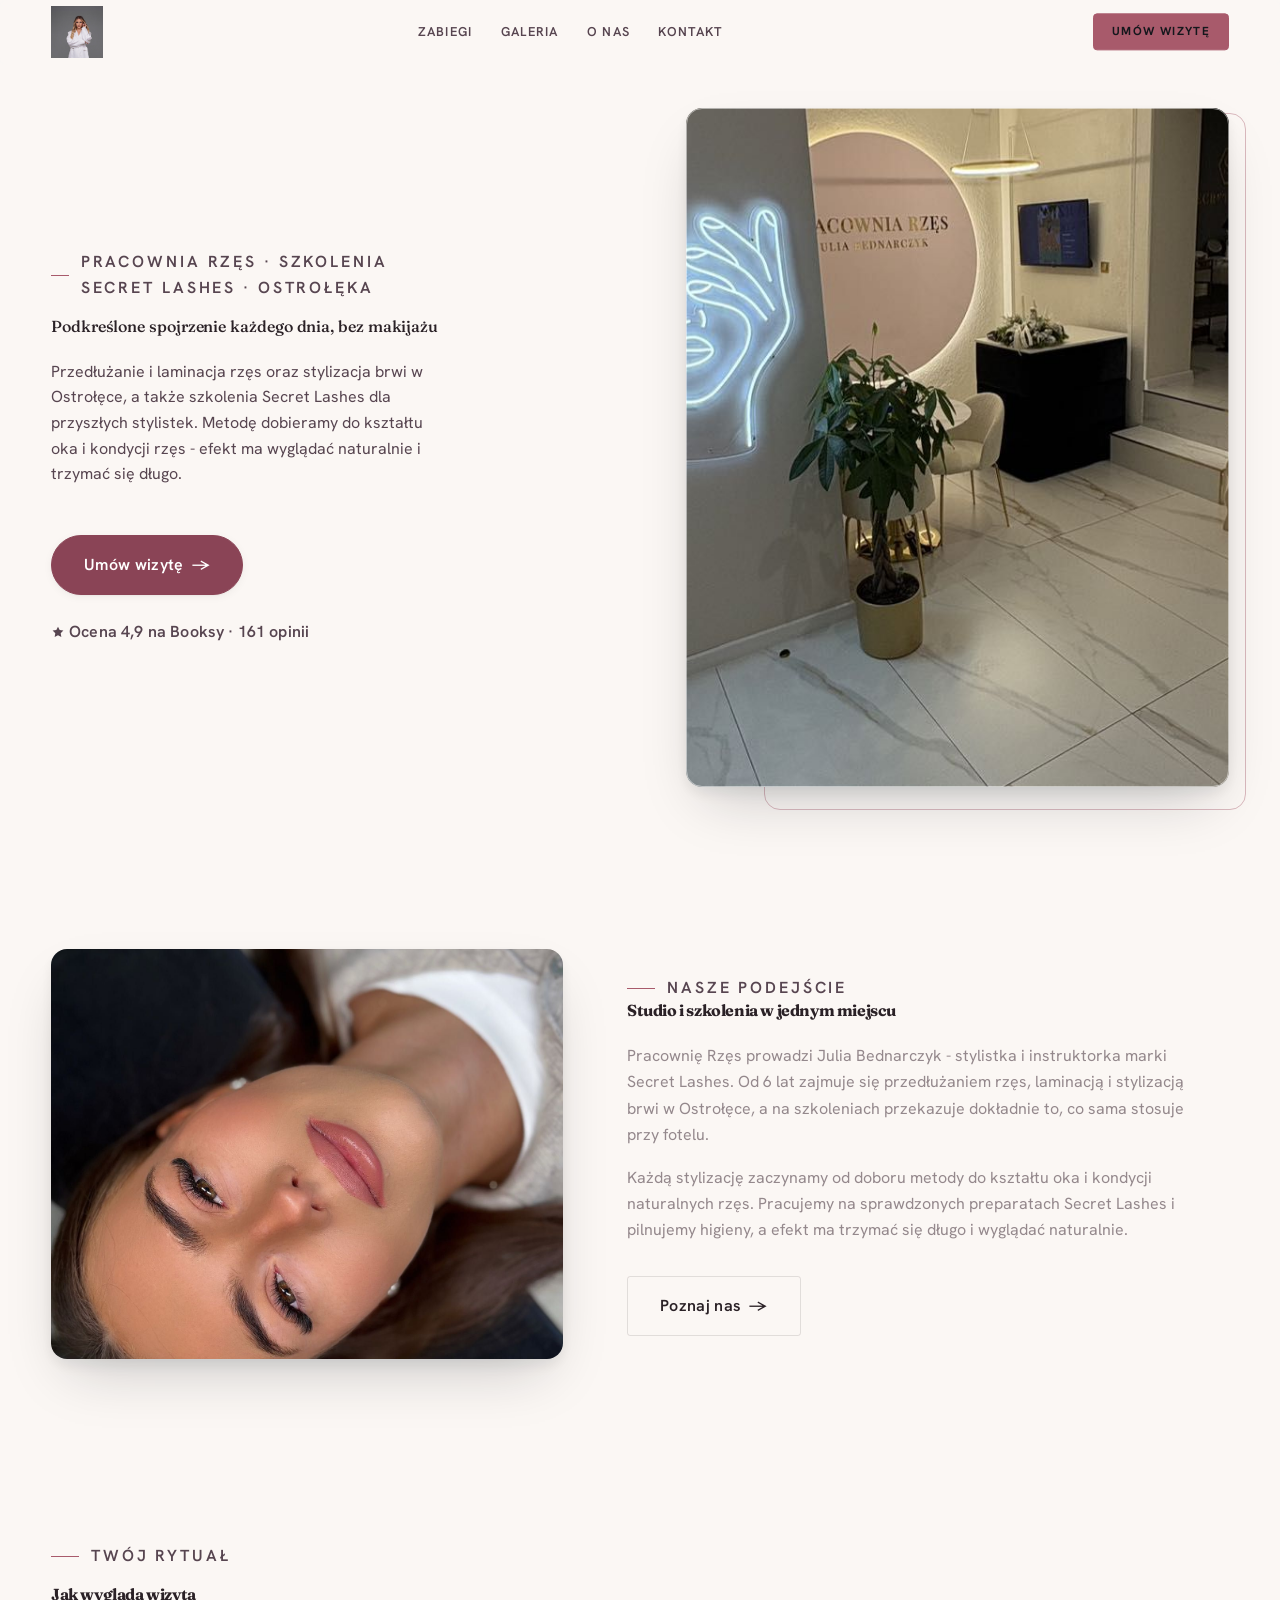
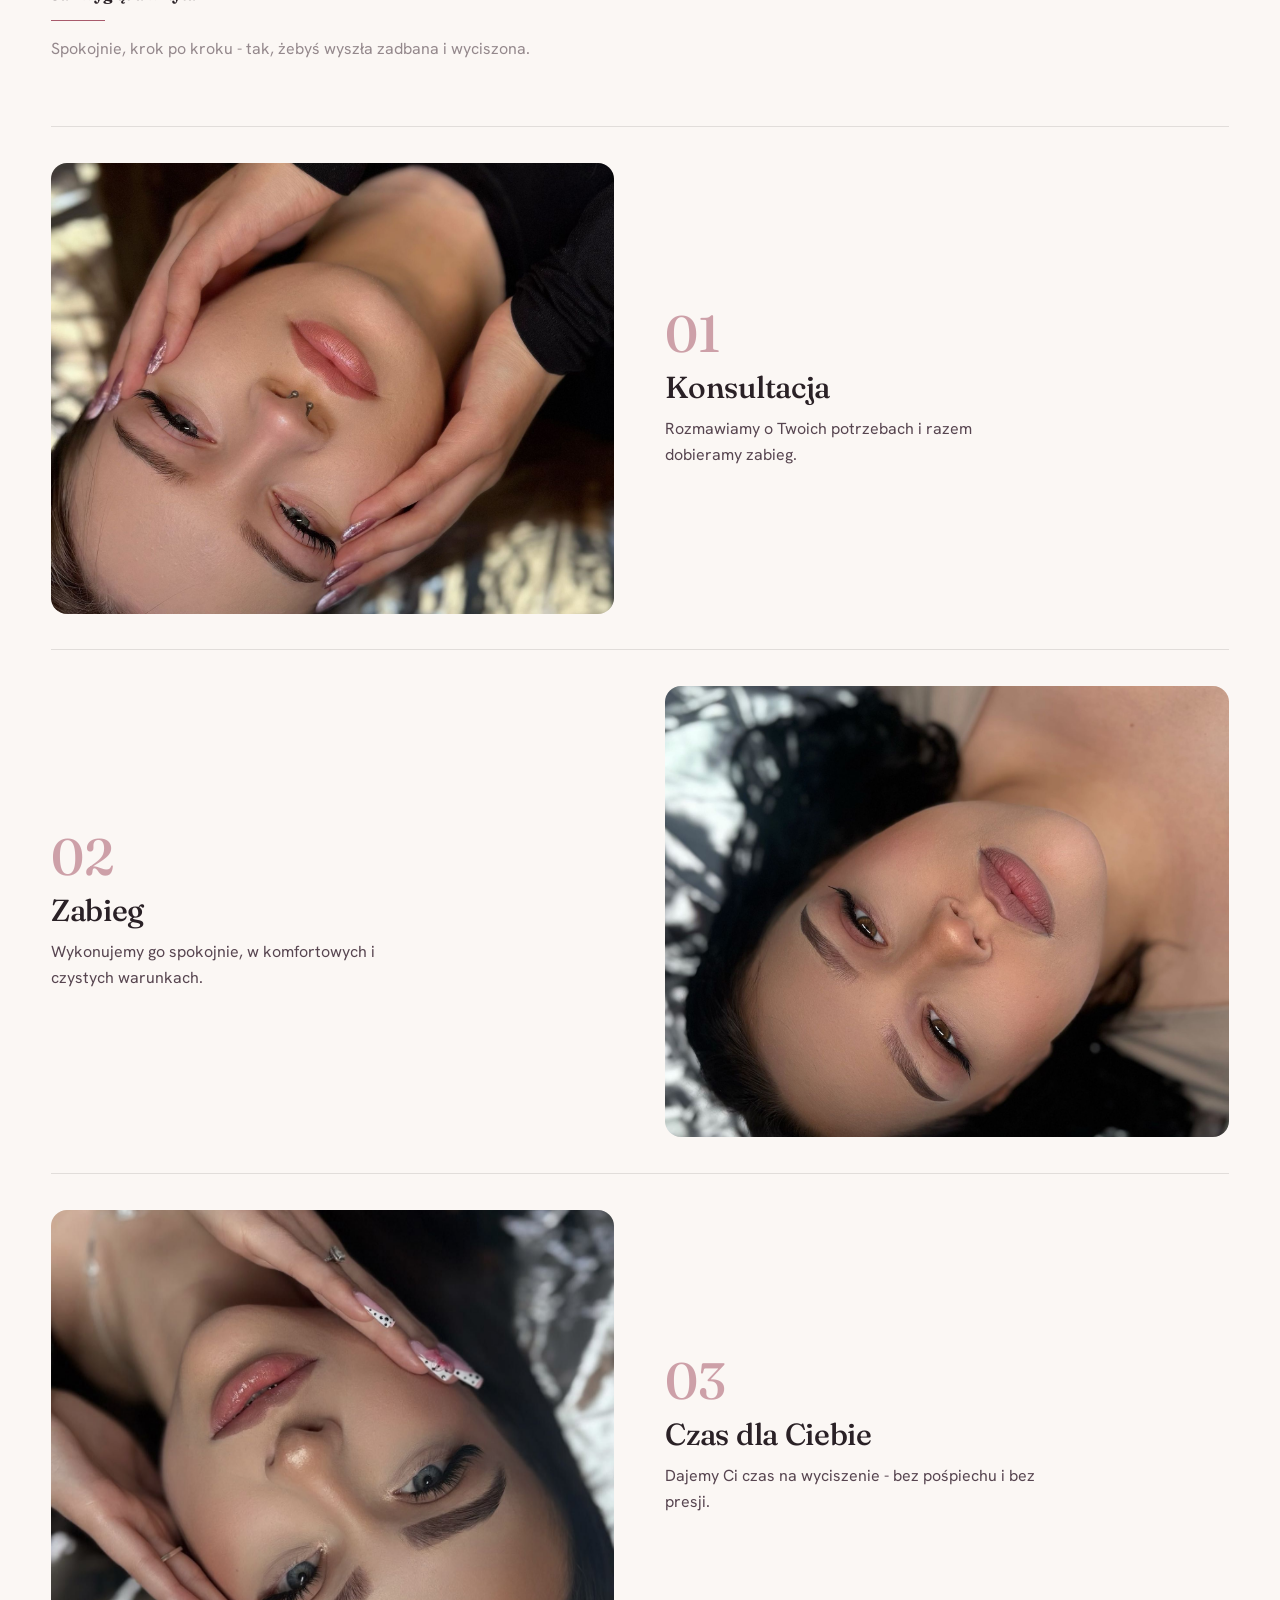
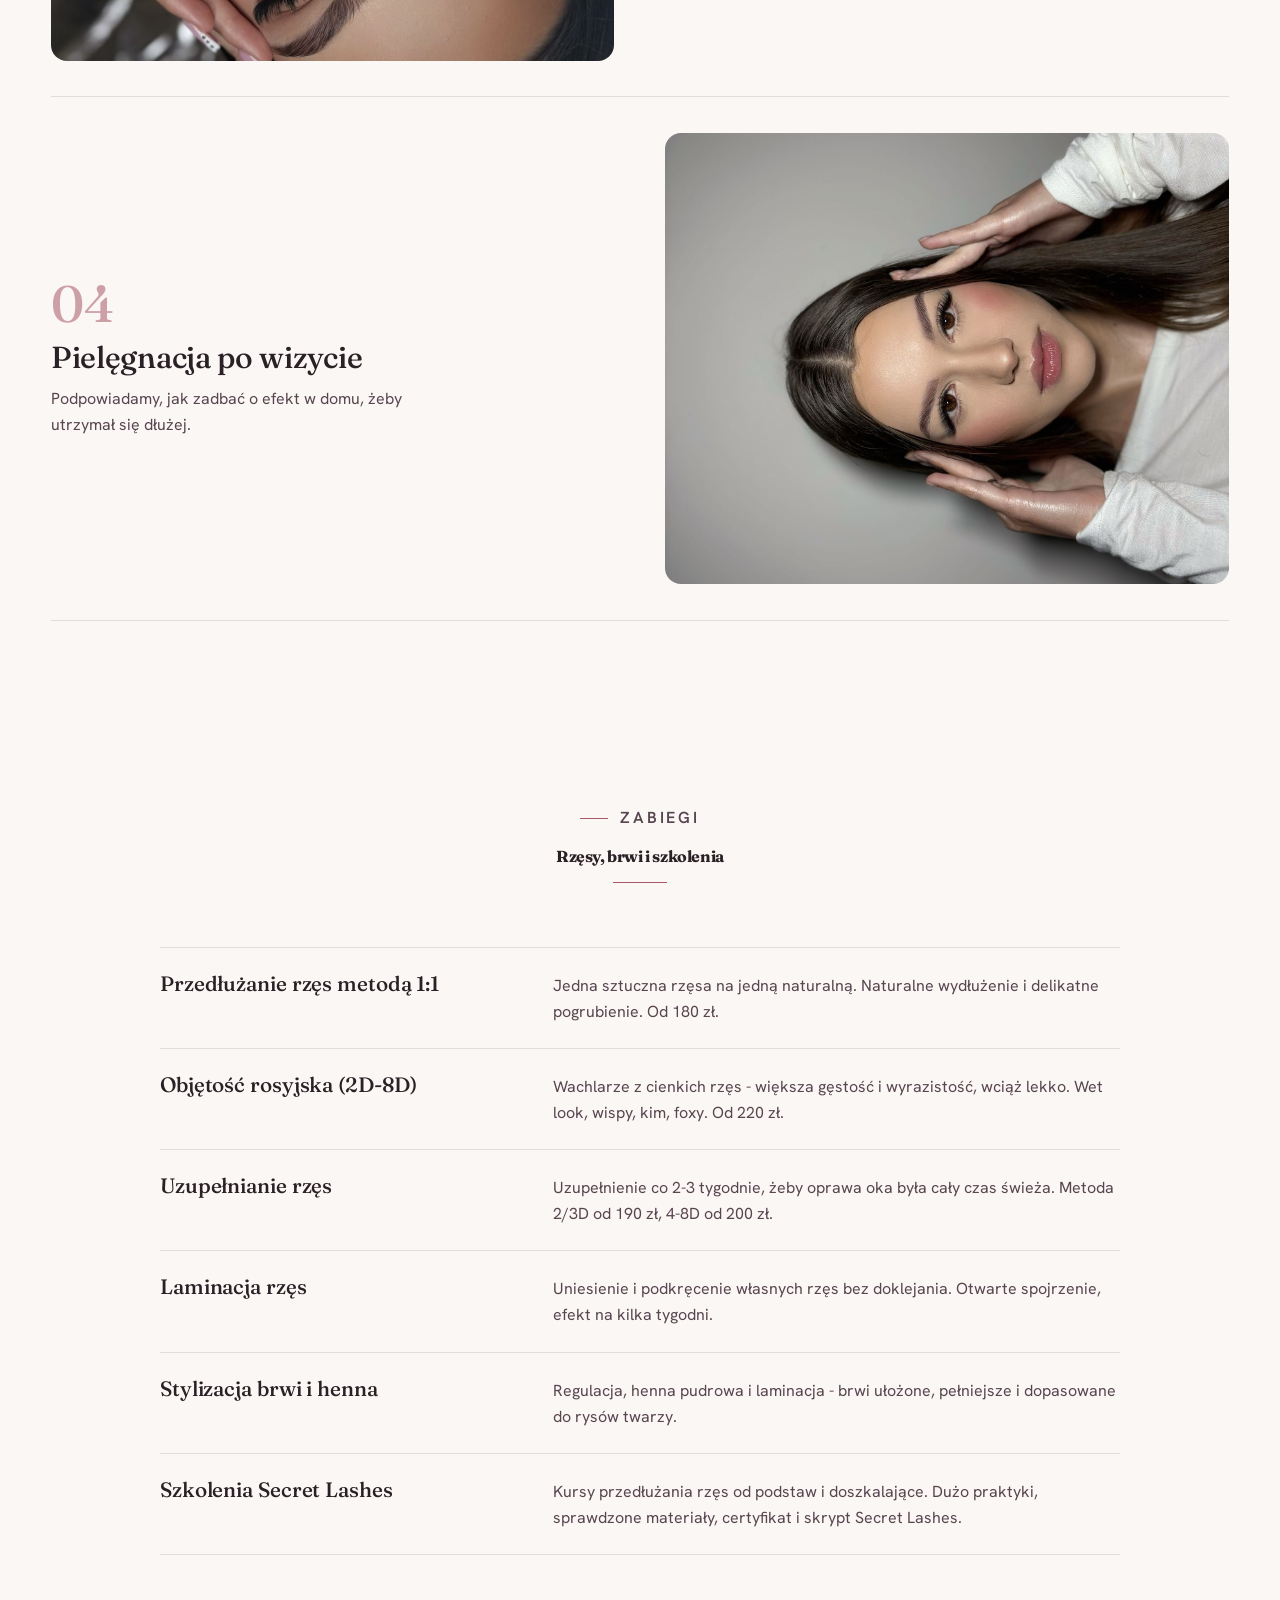
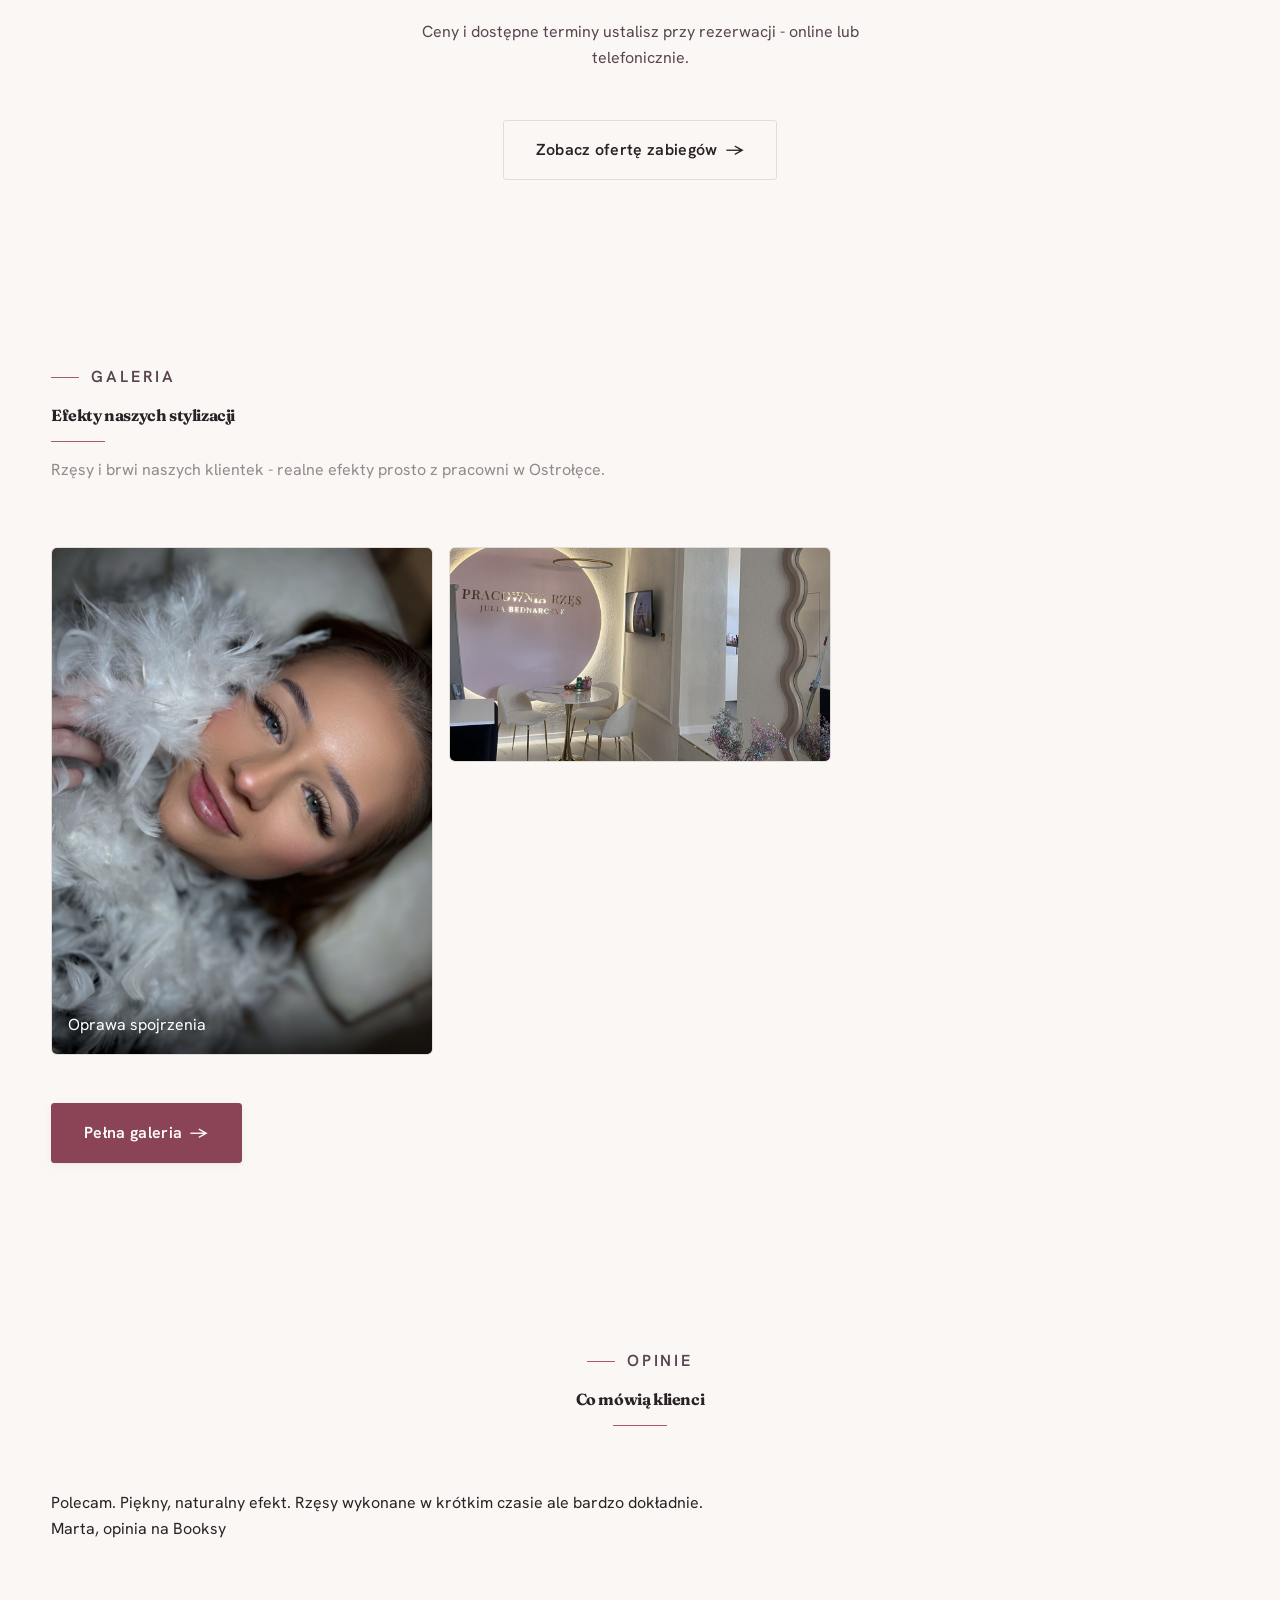
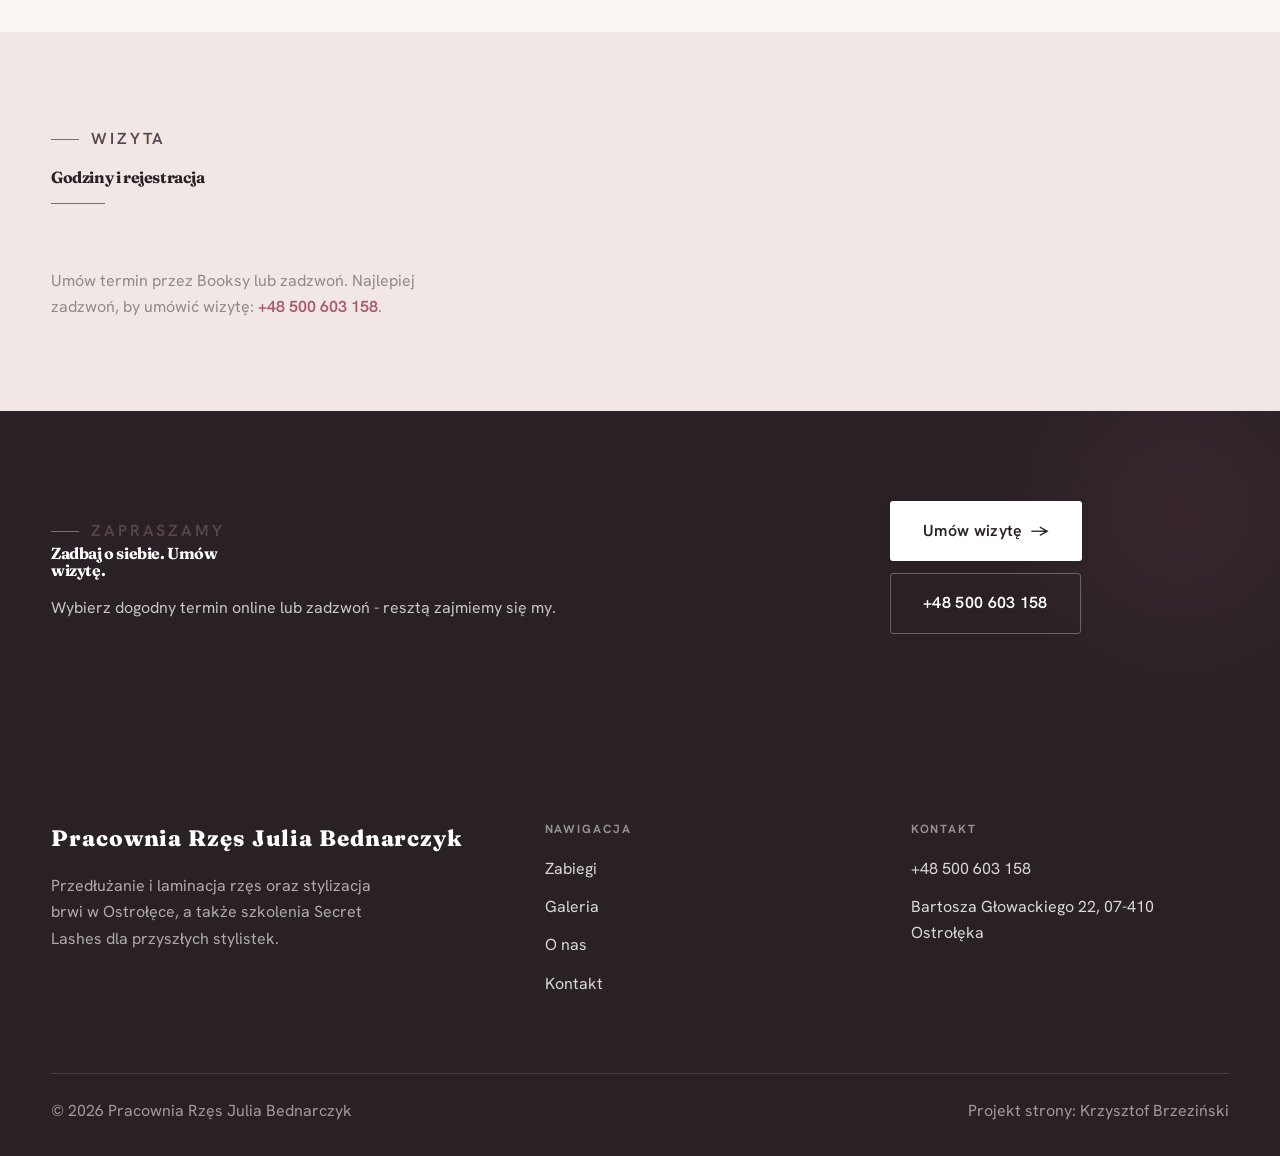
<file: index.html>
<!DOCTYPE html>
<html lang="pl">
<head>
<meta charset="UTF-8">
<meta name="viewport" content="width=device-width, initial-scale=1.0">
<title>Pracownia Rzęs Julia Bednarczyk - Przedłużanie rzęs i szkolenia Secret Lashes · Ostrołęka</title>
<meta name="description" content="Pracownia Rzęs Julia Bednarczyk w Ostrołęce - przedłużanie i laminacja rzęs, stylizacja brwi oraz szkolenia Secret Lashes dla stylistek. Ocena 4,9 na Booksy. Umów wizytę.">
<link rel="preconnect" href="https://fonts.googleapis.com">
<link rel="preconnect" href="https://fonts.gstatic.com" crossorigin>
<link href="https://fonts.googleapis.com/css2?family=Fraunces:wght@500;600;700&family=Hanken+Grotesk:wght@400;500;600&display=swap" rel="stylesheet">
<link rel="stylesheet" href="assets/styles.css">
<meta name="nb-deploy" content="46753fe8a094">
</head>
<body>

<header class="nav">
  <div class="wrap nav-inner">
    <a class="brand brand-has-logo" href="index.html"><img class="brand-logo" src="img/logo.png" alt="Pracownia Rzęs Julia Bednarczyk"></a>
    <nav class="nav-links">
      <a href="oferta.html">Zabiegi</a>
      <a href="realizacje.html">Galeria</a>
      <a href="o-nas.html">O nas</a>
      <a href="kontakt.html">Kontakt</a>
      <a href="kontakt.html" class="btn btn-accent">Umów wizytę</a>
    </nav>
    <button class="nav-toggle" aria-label="Menu"><span></span><span></span><span></span></button>
  </div>
</header>

<section class="hero-spa">
  <div class="wrap">
    <div class="hs-copy reveal">
      <span class="eyebrow">Pracownia rzęs · Szkolenia Secret Lashes · Ostrołęka</span>
      <h1 class="hs-claim">Podkreślone spojrzenie każdego dnia, bez makijażu</h1>
      <p class="hs-lead">Przedłużanie i laminacja rzęs oraz stylizacja brwi w Ostrołęce, a także szkolenia Secret Lashes dla przyszłych stylistek. Metodę dobieramy do kształtu oka i kondycji rzęs - efekt ma wyglądać naturalnie i trzymać się długo.</p>
      <a href="kontakt.html" class="btn btn-accent hs-cta">Umów wizytę <span class="arr">→</span></a>
      <p class="hs-rating"><svg class="ico-star" width="14" height="14" viewBox="0 0 24 24" style="vertical-align:-2px" aria-hidden="true"><path d="M12 2.8l2.85 5.8 6.4.93-4.63 4.5 1.1 6.37L12 17.4l-5.72 3 1.1-6.37-4.63-4.5 6.4-.93L12 2.8Z" fill="currentColor"/></svg> Ocena 4,9 na Booksy · 161 opinii</p>
    </div>
    <figure class="hs-fig reveal"><img src="img/hero.jpg" alt="Pracownia Rzęs Julia Bednarczyk"></figure>
  </div>
</section>
<section>
  <div class="wrap split">
    <div class="split-art reveal"><img src="img/g1.jpg" alt="Pracownia Rzęs Julia Bednarczyk" loading="lazy"></div>
    <div class="split-copy reveal">
      <span class="eyebrow">Nasze podejście</span>
      <h2>Studio i szkolenia w jednym miejscu</h2>
      <p class="muted">Pracownię Rzęs prowadzi Julia Bednarczyk - stylistka i instruktorka marki Secret Lashes. Od 6 lat zajmuje się przedłużaniem rzęs, laminacją i stylizacją brwi w Ostrołęce, a na szkoleniach przekazuje dokładnie to, co sama stosuje przy fotelu.</p>
      <p class="muted">Każdą stylizację zaczynamy od doboru metody do kształtu oka i kondycji naturalnych rzęs. Pracujemy na sprawdzonych preparatach Secret Lashes i pilnujemy higieny, a efekt ma trzymać się długo i wyglądać naturalnie.</p>
      <a href="o-nas.html" class="btn btn-ghost">Poznaj nas <span class="arr">→</span></a>
    </div>
  </div>
</section>
<section class="rytual">
  <div class="wrap">
    <div class="head reveal">
      <span class="eyebrow">Twój rytuał</span>
      <h2>Jak wygląda wizyta</h2>
      <p>Spokojnie, krok po kroku - tak, żebyś wyszła zadbana i wyciszona.</p>
    </div>
    <div class="ryt-list">
      <div class="ryt-row reveal">
        <figure class="ryt-fig"><img src="img/g2.jpg" alt="Konsultacja" loading="lazy"></figure>
        <div class="ryt-copy"><span class="ryt-no">01</span><h3>Konsultacja</h3><p>Rozmawiamy o Twoich potrzebach i razem dobieramy zabieg.</p></div>
      </div>
      <div class="ryt-row reveal">
        <figure class="ryt-fig"><img src="img/g3.jpg" alt="Zabieg" loading="lazy"></figure>
        <div class="ryt-copy"><span class="ryt-no">02</span><h3>Zabieg</h3><p>Wykonujemy go spokojnie, w komfortowych i czystych warunkach.</p></div>
      </div>
      <div class="ryt-row reveal">
        <figure class="ryt-fig"><img src="img/g4.jpg" alt="Czas dla Ciebie" loading="lazy"></figure>
        <div class="ryt-copy"><span class="ryt-no">03</span><h3>Czas dla Ciebie</h3><p>Dajemy Ci czas na wyciszenie - bez pośpiechu i bez presji.</p></div>
      </div>
      <div class="ryt-row reveal">
        <figure class="ryt-fig"><img src="img/g5.jpg" alt="Pielęgnacja po wizycie" loading="lazy"></figure>
        <div class="ryt-copy"><span class="ryt-no">04</span><h3>Pielęgnacja po wizycie</h3><p>Podpowiadamy, jak zadbać o efekt w domu, żeby utrzymał się dłużej.</p></div>
      </div>
    </div>
  </div>
</section>
<section class="menu-sec">
  <div class="wrap">
    <div class="head center reveal">
      <span class="eyebrow">Zabiegi</span>
      <h2>Rzęsy, brwi i szkolenia</h2>
    </div>
    <div class="cennik">
      <div class="cennik-row reveal"><div class="cn-name"><h3>Przedłużanie rzęs metodą 1:1</h3></div><div class="cn-desc">Jedna sztuczna rzęsa na jedną naturalną. Naturalne wydłużenie i delikatne pogrubienie. Od 180 zł.</div></div>
      <div class="cennik-row reveal"><div class="cn-name"><h3>Objętość rosyjska (2D-8D)</h3></div><div class="cn-desc">Wachlarze z cienkich rzęs - większa gęstość i wyrazistość, wciąż lekko. Wet look, wispy, kim, foxy. Od 220 zł.</div></div>
      <div class="cennik-row reveal"><div class="cn-name"><h3>Uzupełnianie rzęs</h3></div><div class="cn-desc">Uzupełnienie co 2-3 tygodnie, żeby oprawa oka była cały czas świeża. Metoda 2/3D od 190 zł, 4-8D od 200 zł.</div></div>
      <div class="cennik-row reveal"><div class="cn-name"><h3>Laminacja rzęs</h3></div><div class="cn-desc">Uniesienie i podkręcenie własnych rzęs bez doklejania. Otwarte spojrzenie, efekt na kilka tygodni.</div></div>
      <div class="cennik-row reveal"><div class="cn-name"><h3>Stylizacja brwi i henna</h3></div><div class="cn-desc">Regulacja, henna pudrowa i laminacja - brwi ułożone, pełniejsze i dopasowane do rysów twarzy.</div></div>
      <div class="cennik-row reveal"><div class="cn-name"><h3>Szkolenia Secret Lashes</h3></div><div class="cn-desc">Kursy przedłużania rzęs od podstaw i doszkalające. Dużo praktyki, sprawdzone materiały, certyfikat i skrypt Secret Lashes.</div></div>
    </div>
    <p class="menu-note">Ceny i dostępne terminy ustalisz przy rezerwacji - online lub telefonicznie.</p>
    <div style="text-align:center;margin-top:var(--space-7)" class="reveal"><a href="oferta.html" class="btn btn-ghost">Zobacz ofertę zabiegów <span class="arr">→</span></a></div>
  </div>
</section>
<section>
  <div class="wrap">
    <div class="head reveal">
      <span class="eyebrow">Galeria</span>
      <h2>Efekty naszych stylizacji</h2>
      <p>Rzęsy i brwi naszych klientek - realne efekty prosto z pracowni w Ostrołęce.</p>
    </div>
    <div class="gallery-masonry">
      <figure class="m-tile reveal"><img src="img/g6.jpg" alt="Oprawa spojrzenia" loading="lazy"><div class="cap">Oprawa spojrzenia</div></figure>
      <figure class="m-tile reveal"><img src="img/about.jpg" alt="Pracownia Rzęs Julia Bednarczyk" loading="lazy"></figure>
    </div>
    <div style="margin-top:var(--space-7)" class="reveal"><a href="realizacje.html" class="btn btn-accent">Pełna galeria <span class="arr">→</span></a></div>
  </div>
</section>
<section class="opinie">
  <div class="wrap">
    <div class="head center reveal">
      <span class="eyebrow">Opinie</span>
      <h2>Co mówią klienci</h2>
    </div>
    <div class="opinie-grid">
      <figure class="op-card reveal"><blockquote>Polecam. Piękny, naturalny efekt. Rzęsy wykonane w krótkim czasie ale bardzo dokładnie.</blockquote><span class="op-autor">Marta, opinia na Booksy</span></figure>
    </div>
  </div>
</section>
<section class="trust">
  <div class="wrap">
    <div class="head reveal">
      <span class="eyebrow">Wizyta</span>
      <h2>Godziny i rejestracja</h2>
    </div>
    <p class="reveal" style="color:var(--muted);max-width:48ch">Umów termin przez Booksy lub zadzwoń. Najlepiej zadzwoń, by umówić wizytę: <a href="tel:+48500603158" style="color:var(--accent);font-weight:600">+48 500 603 158</a>.</p>
  </div>
</section>
<section class="cta">
  <div class="wrap">
    <div class="reveal">
      <span class="eyebrow">Zapraszamy</span>
      <h2>Zadbaj o siebie. Umów wizytę.</h2>
      <p>Wybierz dogodny termin online lub zadzwoń - resztą zajmiemy się my.</p>
    </div>
    <div class="cta-actions reveal">
      <a href="kontakt.html" class="btn btn-light">Umów wizytę <span class="arr">→</span></a>
      <a href="tel:+48500603158" class="btn btn-ghost" style="color:#fff;border-color:rgba(255,255,255,.3)">+48 500 603 158</a>
    </div>
  </div>
</section>

<footer>
  <div class="wrap">
    <div class="foot-grid">
      <div class="foot-brand">
        <div class="name">Pracownia Rzęs Julia Bednarczyk</div>
        <p>Przedłużanie i laminacja rzęs oraz stylizacja brwi w Ostrołęce, a także szkolenia Secret Lashes dla przyszłych stylistek.</p>
      </div>
      <div class="foot-col">
        <h4>Nawigacja</h4>
        <a href="oferta.html">Zabiegi</a>
        <a href="realizacje.html">Galeria</a>
        <a href="o-nas.html">O nas</a>
        <a href="kontakt.html">Kontakt</a>
      </div>
      <div class="foot-col">
        <h4>Kontakt</h4>
        <a href="tel:+48500603158">+48 500 603 158</a>
        <p>Bartosza Głowackiego 22, 07-410 Ostrołęka</p>
      </div>
    </div>
    <div class="foot-bot">
      <span>© 2026 Pracownia Rzęs Julia Bednarczyk</span>
      <span>Projekt strony: Krzysztof Brzeziński</span>
    </div>
  </div>
</footer>
<div class="sticky-reserve"><a class="sr-book" href="kontakt.html">Umów wizytę</a><a class="sr-call" href="tel:+48500603158" aria-label="Zadzwoń"><svg class="ico-tel" width="16" height="16" viewBox="0 0 24 24" fill="none" aria-hidden="true"><path d="M6.6 10.8a15.5 15.5 0 0 0 6.6 6.6l2.2-2.2a1 1 0 0 1 1-.24 11.4 11.4 0 0 0 3.6.58 1 1 0 0 1 1 1V20a1 1 0 0 1-1 1A17 17 0 0 1 3 4a1 1 0 0 1 1-1h3.5a1 1 0 0 1 1 1c0 1.25.2 2.46.58 3.6a1 1 0 0 1-.25 1l-2.23 2.2Z" fill="currentColor"/></svg></a></div>

<script src="assets/main.js"></script>
</body>
</html>
</file>
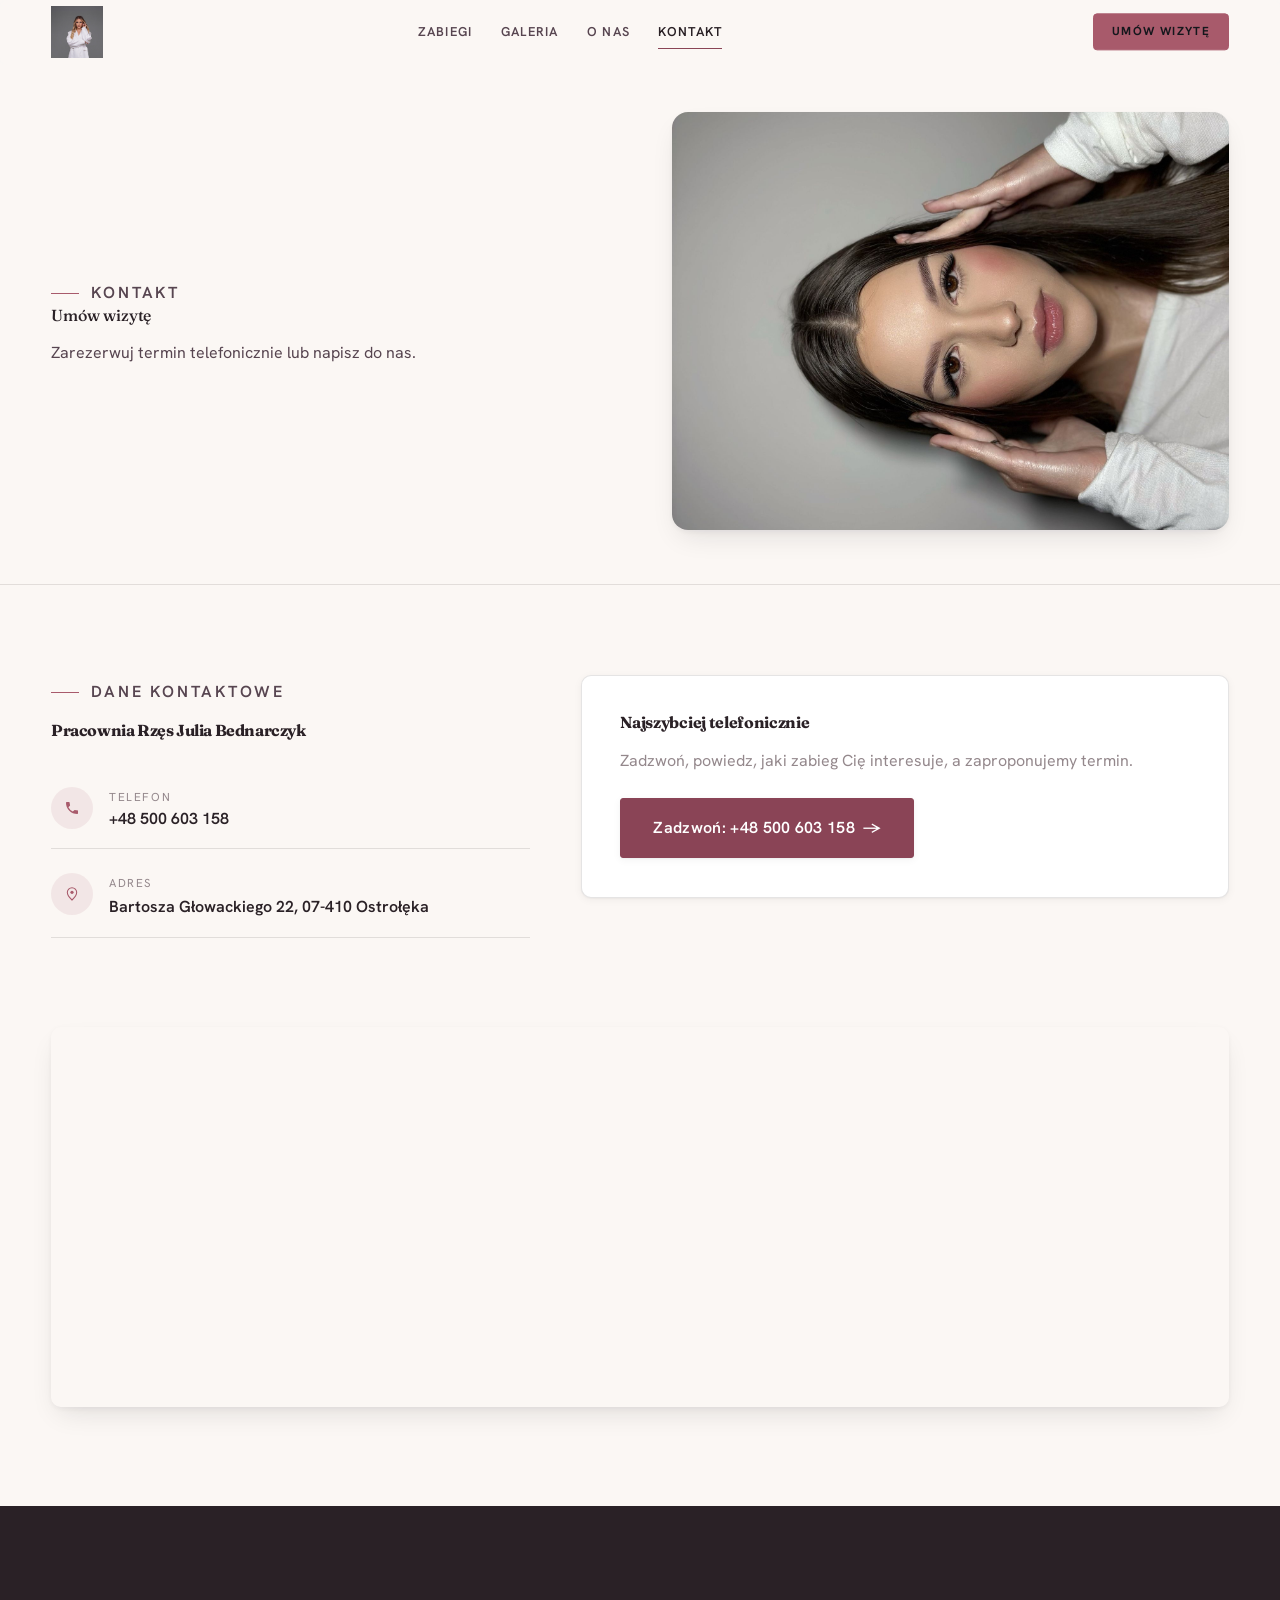
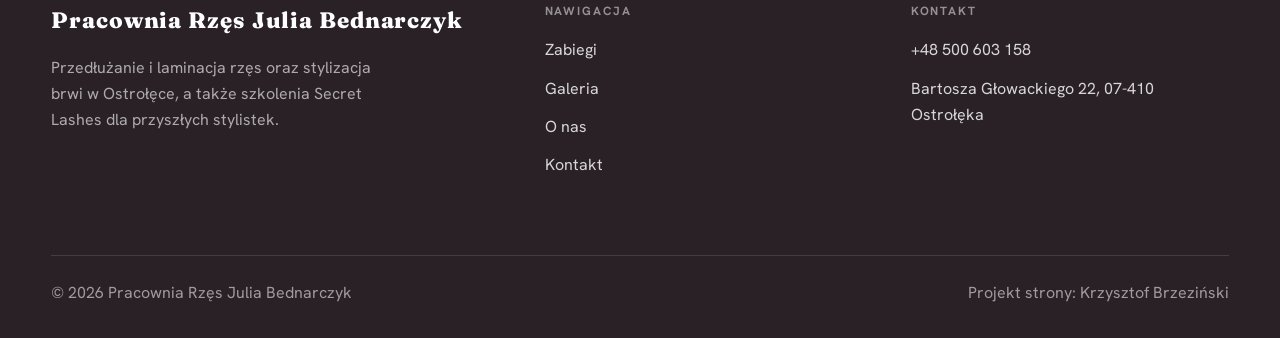
<file: kontakt.html>
<!DOCTYPE html>
<html lang="pl">
<head>
<meta charset="UTF-8">
<meta name="viewport" content="width=device-width, initial-scale=1.0">
<title>Kontakt - Pracownia Rzęs Julia Bednarczyk</title>
<meta name="description" content="Kontakt Pracownia Rzęs Julia Bednarczyk - Bartosza Głowackiego 22, 07-410 Ostrołęka">
<link rel="preconnect" href="https://fonts.googleapis.com">
<link rel="preconnect" href="https://fonts.gstatic.com" crossorigin>
<link href="https://fonts.googleapis.com/css2?family=Fraunces:wght@500;600;700&family=Hanken+Grotesk:wght@400;500;600&display=swap" rel="stylesheet">
<link rel="stylesheet" href="assets/styles.css">
</head>
<body>

<header class="nav">
  <div class="wrap nav-inner">
    <a class="brand brand-has-logo" href="index.html"><img class="brand-logo" src="img/logo.png" alt="Pracownia Rzęs Julia Bednarczyk"></a>
    <nav class="nav-links">
      <a href="oferta.html">Zabiegi</a>
      <a href="realizacje.html">Galeria</a>
      <a href="o-nas.html">O nas</a>
      <a href="kontakt.html" class="active">Kontakt</a>
      <a href="kontakt.html" class="btn btn-accent">Umów wizytę</a>
    </nav>
    <button class="nav-toggle" aria-label="Menu"><span></span><span></span><span></span></button>
  </div>
</header>

<section class="pagehead pagehead-soft">
  <div class="wrap">
    <figure class="ph-fig reveal"><img src="img/g5.jpg" alt="Pracownia Rzęs Julia Bednarczyk - Umów wizytę" loading="lazy"></figure>
    <div class="ph-copy reveal">
      <span class="eyebrow">Kontakt</span>
      <h1>Umów wizytę</h1>
      <p>Zarezerwuj termin telefonicznie lub napisz do nas.</p>
    </div>
  </div>
</section>
<section>
  <div class="wrap contact-grid">
    <div class="reveal">
      <span class="eyebrow">Dane kontaktowe</span>
      <h2 style="margin:var(--space-4) 0 var(--space-6)">Pracownia Rzęs Julia Bednarczyk</h2>
      <div class="info-list">
        <div class="info-row"><div class="ic"><svg class="ico-tel" width="16" height="16" viewBox="0 0 24 24" fill="none" aria-hidden="true"><path d="M6.6 10.8a15.5 15.5 0 0 0 6.6 6.6l2.2-2.2a1 1 0 0 1 1-.24 11.4 11.4 0 0 0 3.6.58 1 1 0 0 1 1 1V20a1 1 0 0 1-1 1A17 17 0 0 1 3 4a1 1 0 0 1 1-1h3.5a1 1 0 0 1 1 1c0 1.25.2 2.46.58 3.6a1 1 0 0 1-.25 1l-2.23 2.2Z" fill="currentColor"/></svg></div><div><div class="lbl">Telefon</div><a class="val" href="tel:+48500603158">+48 500 603 158</a></div></div>
        <div class="info-row"><div class="ic"><svg class="ico-pin" width="16" height="16" viewBox="0 0 24 24" fill="none" aria-hidden="true"><path d="M12 21s7-6.1 7-11.5A7 7 0 0 0 5 9.5C5 14.9 12 21 12 21Z" stroke="currentColor" stroke-width="1.6" fill="none"/><circle cx="12" cy="9.5" r="2.4" fill="currentColor"/></svg></div><div><div class="lbl">Adres</div><div class="val">Bartosza Głowackiego 22, 07-410 Ostrołęka</div></div></div>
      </div>
    </div>
    <div class="reveal">
      <div class="form">
        <h3 style="margin-bottom:var(--space-4)">Najszybciej telefonicznie</h3>
        <p class="muted" style="margin-bottom:var(--space-5)">Zadzwoń, powiedz, jaki zabieg Cię interesuje, a zaproponujemy termin.</p>
        <a href="tel:+48500603158" class="btn btn-accent" style="justify-content:center">Zadzwoń: +48 500 603 158 <span class="arr">→</span></a>
      </div>
    </div>
  </div>
</section>
<section style="padding-top:0">
  <div class="wrap reveal">
    <iframe class="map" title="Pracownia Rzęs Julia Bednarczyk - Ostrołęka" src="https://maps.google.com/maps?q=Pracownia%20Rz%C4%99s%20Julia%20Bednarczyk%20Ostro%C5%82%C4%99ka&z=15&output=embed" loading="lazy" referrerpolicy="no-referrer-when-downgrade"></iframe>
  </div>
</section>

<footer>
  <div class="wrap">
    <div class="foot-grid">
      <div class="foot-brand">
        <div class="name">Pracownia Rzęs Julia Bednarczyk</div>
        <p>Przedłużanie i laminacja rzęs oraz stylizacja brwi w Ostrołęce, a także szkolenia Secret Lashes dla przyszłych stylistek.</p>
      </div>
      <div class="foot-col">
        <h4>Nawigacja</h4>
        <a href="oferta.html">Zabiegi</a>
        <a href="realizacje.html">Galeria</a>
        <a href="o-nas.html">O nas</a>
        <a href="kontakt.html">Kontakt</a>
      </div>
      <div class="foot-col">
        <h4>Kontakt</h4>
        <a href="tel:+48500603158">+48 500 603 158</a>
        <p>Bartosza Głowackiego 22, 07-410 Ostrołęka</p>
      </div>
    </div>
    <div class="foot-bot">
      <span>© 2026 Pracownia Rzęs Julia Bednarczyk</span>
      <span>Projekt strony: Krzysztof Brzeziński</span>
    </div>
  </div>
</footer>
<div class="sticky-reserve"><a class="sr-book" href="kontakt.html">Umów wizytę</a><a class="sr-call" href="tel:+48500603158" aria-label="Zadzwoń"><svg class="ico-tel" width="16" height="16" viewBox="0 0 24 24" fill="none" aria-hidden="true"><path d="M6.6 10.8a15.5 15.5 0 0 0 6.6 6.6l2.2-2.2a1 1 0 0 1 1-.24 11.4 11.4 0 0 0 3.6.58 1 1 0 0 1 1 1V20a1 1 0 0 1-1 1A17 17 0 0 1 3 4a1 1 0 0 1 1-1h3.5a1 1 0 0 1 1 1c0 1.25.2 2.46.58 3.6a1 1 0 0 1-.25 1l-2.23 2.2Z" fill="currentColor"/></svg></a></div>

<script src="assets/main.js"></script>
</body>
</html>
</file>
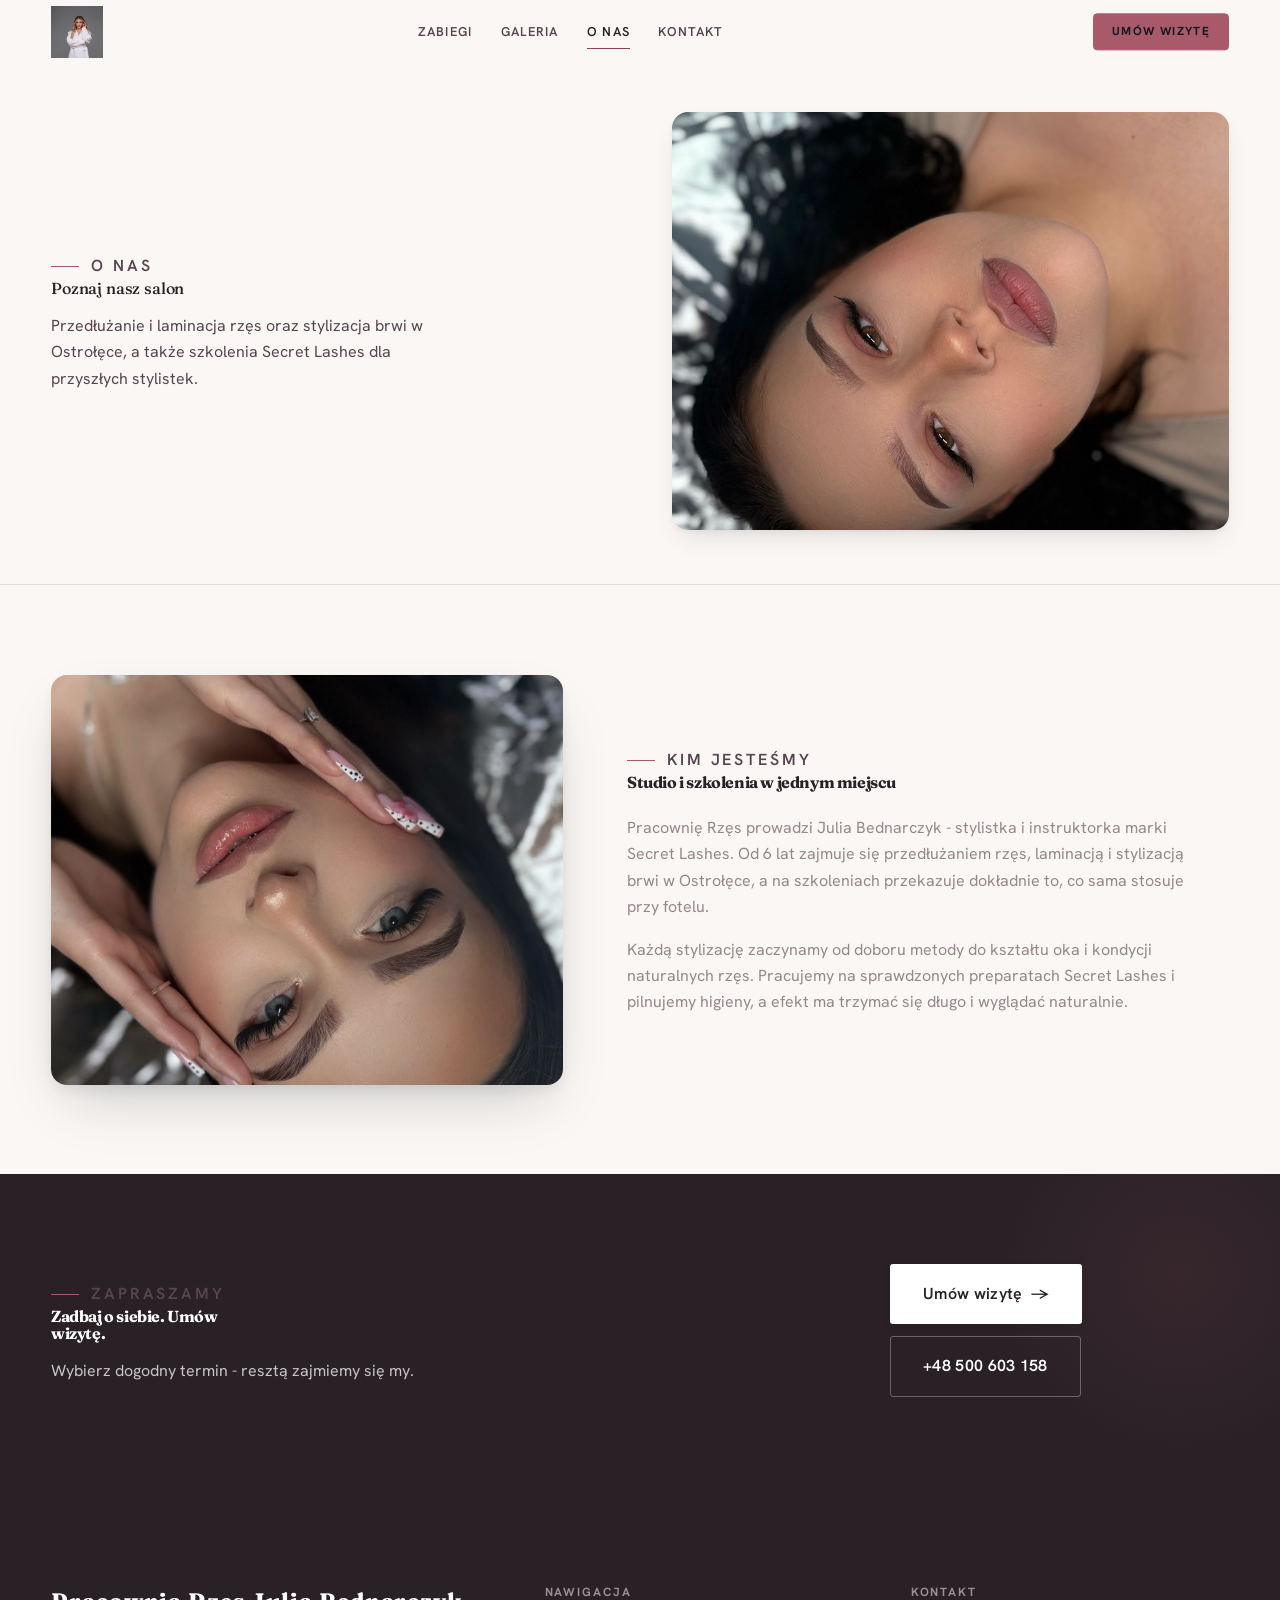
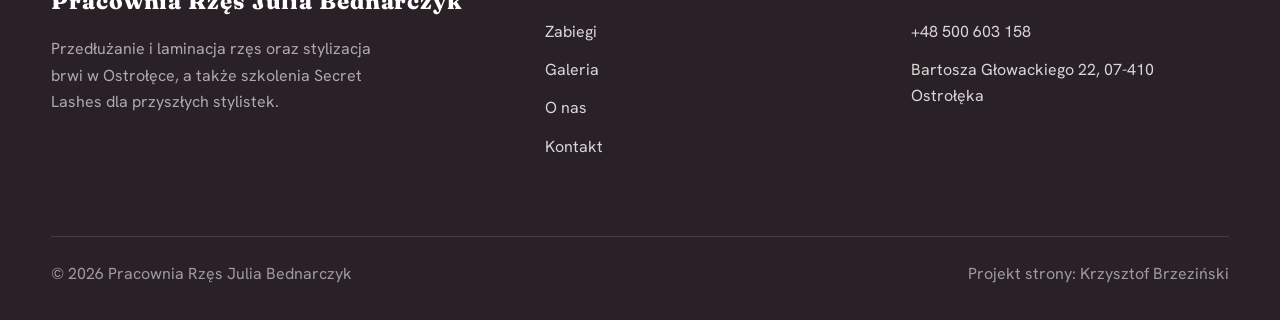
<file: o-nas.html>
<!DOCTYPE html>
<html lang="pl">
<head>
<meta charset="UTF-8">
<meta name="viewport" content="width=device-width, initial-scale=1.0">
<title>O nas - Pracownia Rzęs Julia Bednarczyk</title>
<meta name="description" content="Pracownia Rzęs Julia Bednarczyk w Ostrołęce - przedłużanie i laminacja rzęs, stylizacja brwi oraz szkolenia Secret Lashes dla stylistek. Ocena 4,9 na Booksy. Umów wizytę.">
<link rel="preconnect" href="https://fonts.googleapis.com">
<link rel="preconnect" href="https://fonts.gstatic.com" crossorigin>
<link href="https://fonts.googleapis.com/css2?family=Fraunces:wght@500;600;700&family=Hanken+Grotesk:wght@400;500;600&display=swap" rel="stylesheet">
<link rel="stylesheet" href="assets/styles.css">
</head>
<body>

<header class="nav">
  <div class="wrap nav-inner">
    <a class="brand brand-has-logo" href="index.html"><img class="brand-logo" src="img/logo.png" alt="Pracownia Rzęs Julia Bednarczyk"></a>
    <nav class="nav-links">
      <a href="oferta.html">Zabiegi</a>
      <a href="realizacje.html">Galeria</a>
      <a href="o-nas.html" class="active">O nas</a>
      <a href="kontakt.html">Kontakt</a>
      <a href="kontakt.html" class="btn btn-accent">Umów wizytę</a>
    </nav>
    <button class="nav-toggle" aria-label="Menu"><span></span><span></span><span></span></button>
  </div>
</header>

<section class="pagehead pagehead-soft">
  <div class="wrap">
    <figure class="ph-fig reveal"><img src="img/g3.jpg" alt="Pracownia Rzęs Julia Bednarczyk - Poznaj nasz salon" loading="lazy"></figure>
    <div class="ph-copy reveal">
      <span class="eyebrow">O nas</span>
      <h1>Poznaj nasz salon</h1>
      <p>Przedłużanie i laminacja rzęs oraz stylizacja brwi w Ostrołęce, a także szkolenia Secret Lashes dla przyszłych stylistek.</p>
    </div>
  </div>
</section>
<section>
  <div class="wrap split">
    <div class="split-art reveal"><img src="img/g4.jpg" alt="Pracownia Rzęs Julia Bednarczyk" loading="lazy"></div>
    <div class="split-copy reveal">
      <span class="eyebrow">Kim jesteśmy</span>
      <h2>Studio i szkolenia w jednym miejscu</h2>
      <p class="muted">Pracownię Rzęs prowadzi Julia Bednarczyk - stylistka i instruktorka marki Secret Lashes. Od 6 lat zajmuje się przedłużaniem rzęs, laminacją i stylizacją brwi w Ostrołęce, a na szkoleniach przekazuje dokładnie to, co sama stosuje przy fotelu.</p>
      <p class="muted">Każdą stylizację zaczynamy od doboru metody do kształtu oka i kondycji naturalnych rzęs. Pracujemy na sprawdzonych preparatach Secret Lashes i pilnujemy higieny, a efekt ma trzymać się długo i wyglądać naturalnie.</p>
    </div>
  </div>
</section>


<section class="cta">
  <div class="wrap">
    <div class="reveal">
      <span class="eyebrow">Zapraszamy</span>
      <h2>Zadbaj o siebie. Umów wizytę.</h2>
      <p>Wybierz dogodny termin - resztą zajmiemy się my.</p>
    </div>
    <div class="cta-actions reveal">
      <a href="kontakt.html" class="btn btn-light">Umów wizytę <span class="arr">→</span></a>
      <a href="tel:+48500603158" class="btn btn-ghost" style="color:#fff;border-color:rgba(255,255,255,.3)">+48 500 603 158</a>
    </div>
  </div>
</section>

<footer>
  <div class="wrap">
    <div class="foot-grid">
      <div class="foot-brand">
        <div class="name">Pracownia Rzęs Julia Bednarczyk</div>
        <p>Przedłużanie i laminacja rzęs oraz stylizacja brwi w Ostrołęce, a także szkolenia Secret Lashes dla przyszłych stylistek.</p>
      </div>
      <div class="foot-col">
        <h4>Nawigacja</h4>
        <a href="oferta.html">Zabiegi</a>
        <a href="realizacje.html">Galeria</a>
        <a href="o-nas.html">O nas</a>
        <a href="kontakt.html">Kontakt</a>
      </div>
      <div class="foot-col">
        <h4>Kontakt</h4>
        <a href="tel:+48500603158">+48 500 603 158</a>
        <p>Bartosza Głowackiego 22, 07-410 Ostrołęka</p>
      </div>
    </div>
    <div class="foot-bot">
      <span>© 2026 Pracownia Rzęs Julia Bednarczyk</span>
      <span>Projekt strony: Krzysztof Brzeziński</span>
    </div>
  </div>
</footer>
<div class="sticky-reserve"><a class="sr-book" href="kontakt.html">Umów wizytę</a><a class="sr-call" href="tel:+48500603158" aria-label="Zadzwoń"><svg class="ico-tel" width="16" height="16" viewBox="0 0 24 24" fill="none" aria-hidden="true"><path d="M6.6 10.8a15.5 15.5 0 0 0 6.6 6.6l2.2-2.2a1 1 0 0 1 1-.24 11.4 11.4 0 0 0 3.6.58 1 1 0 0 1 1 1V20a1 1 0 0 1-1 1A17 17 0 0 1 3 4a1 1 0 0 1 1-1h3.5a1 1 0 0 1 1 1c0 1.25.2 2.46.58 3.6a1 1 0 0 1-.25 1l-2.23 2.2Z" fill="currentColor"/></svg></a></div>

<script src="assets/main.js"></script>
</body>
</html>
</file>
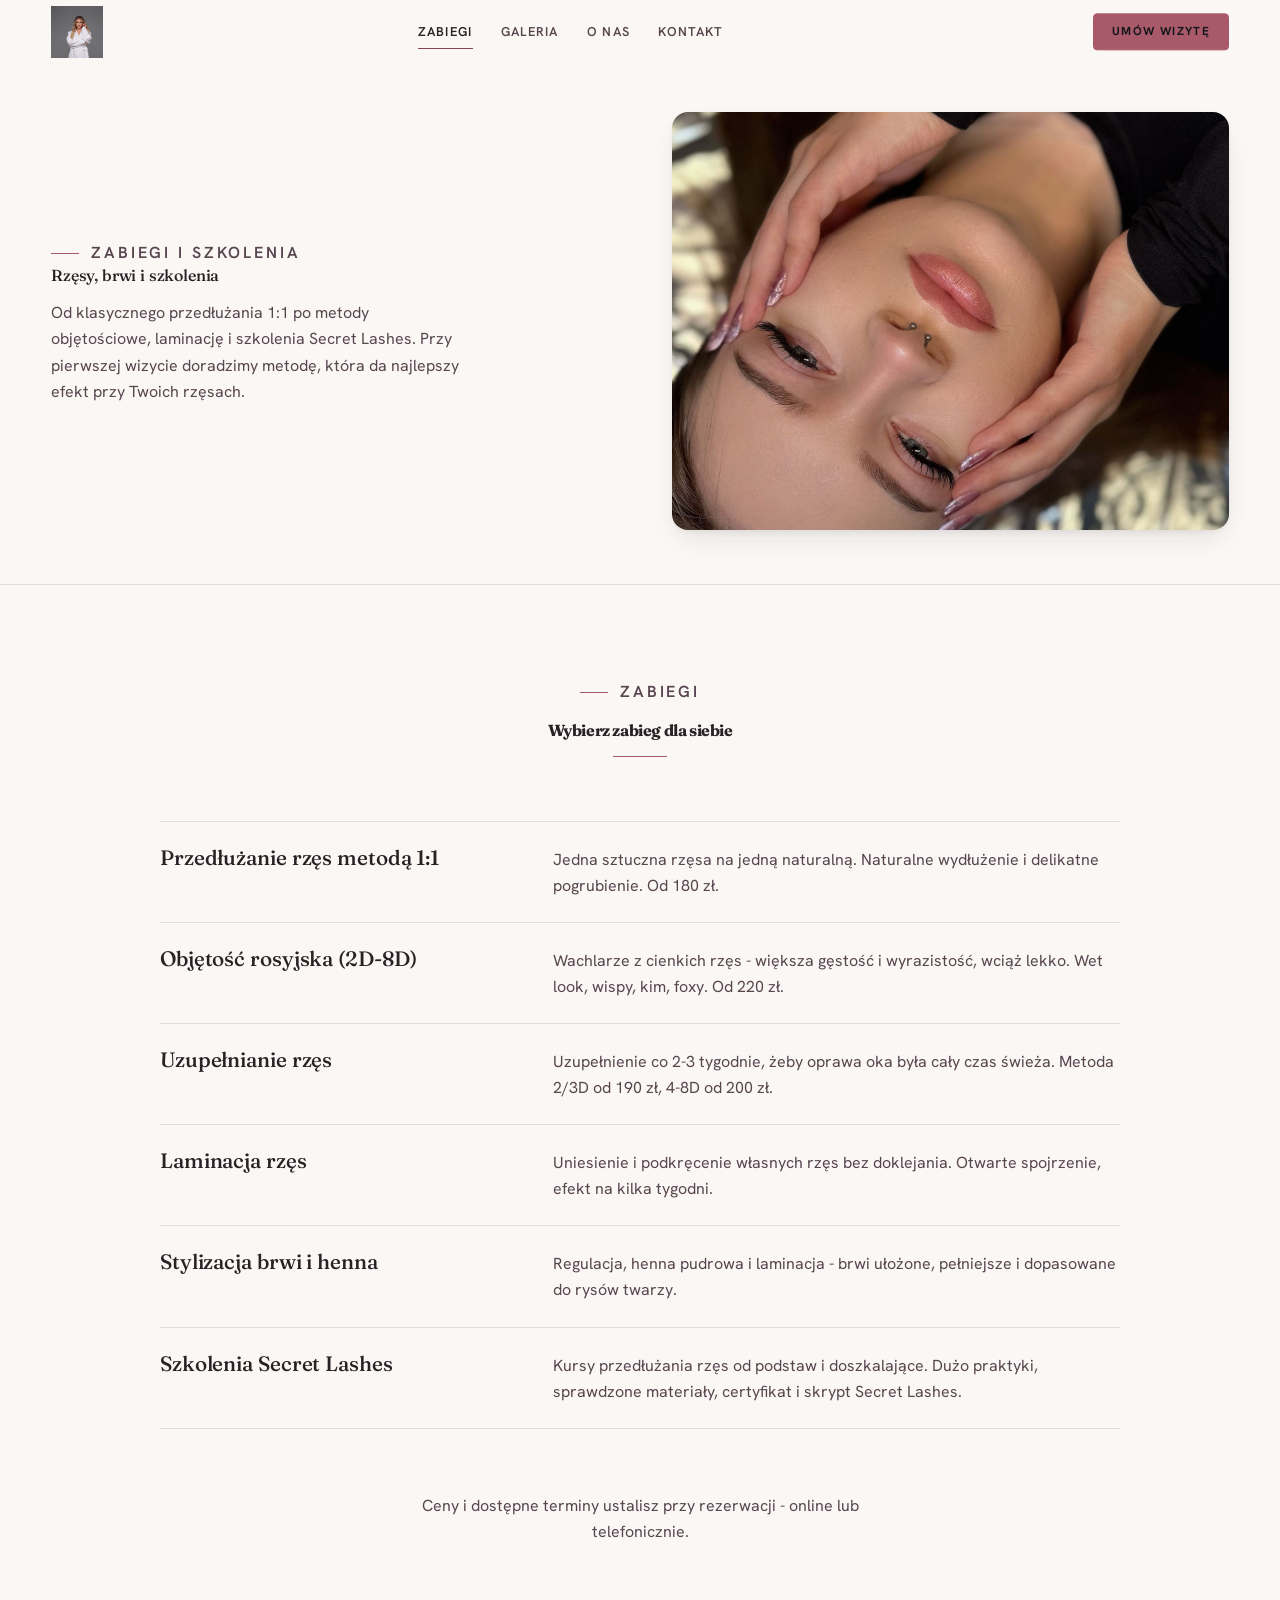
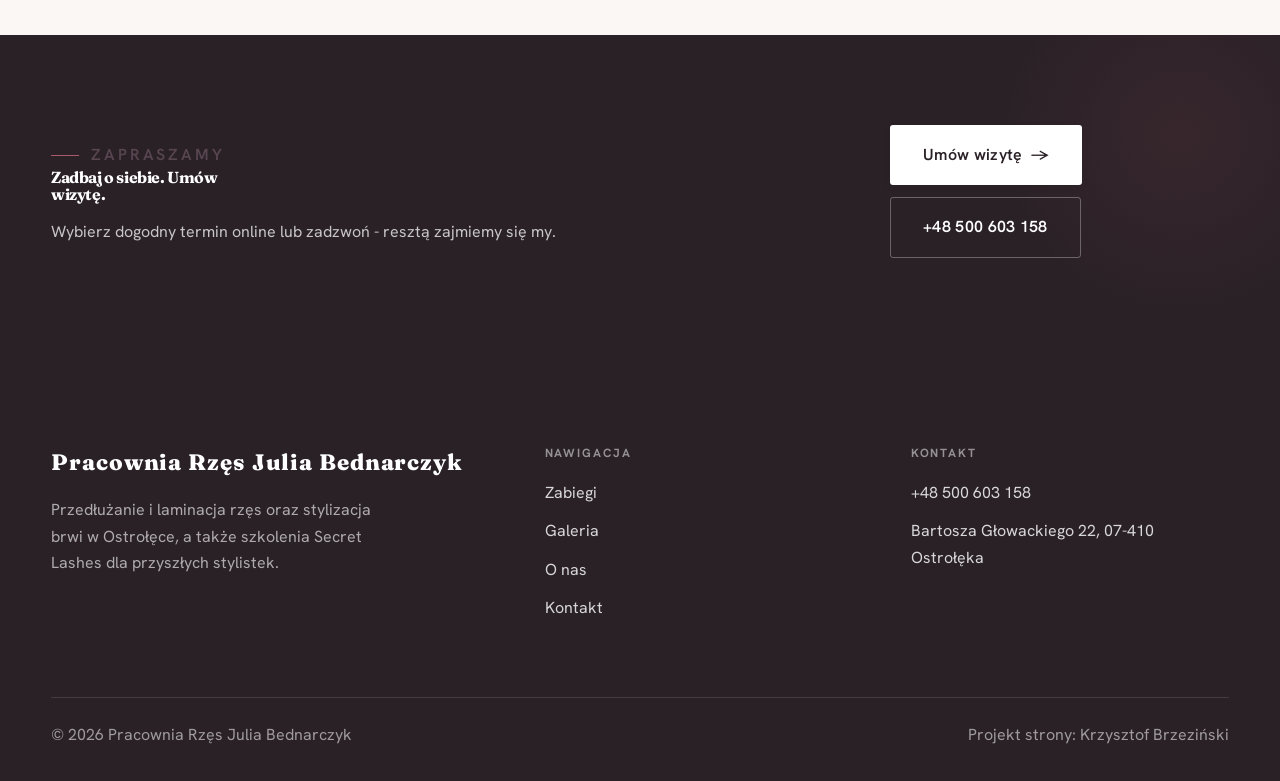
<file: oferta.html>
<!DOCTYPE html>
<html lang="pl">
<head>
<meta charset="UTF-8">
<meta name="viewport" content="width=device-width, initial-scale=1.0">
<title>Zabiegi i szkolenia - Pracownia Rzęs Julia Bednarczyk</title>
<meta name="description" content="Pracownia Rzęs Julia Bednarczyk w Ostrołęce - przedłużanie i laminacja rzęs, stylizacja brwi oraz szkolenia Secret Lashes dla stylistek. Ocena 4,9 na Booksy. Umów wizytę.">
<link rel="preconnect" href="https://fonts.googleapis.com">
<link rel="preconnect" href="https://fonts.gstatic.com" crossorigin>
<link href="https://fonts.googleapis.com/css2?family=Fraunces:wght@500;600;700&family=Hanken+Grotesk:wght@400;500;600&display=swap" rel="stylesheet">
<link rel="stylesheet" href="assets/styles.css">
</head>
<body>

<header class="nav">
  <div class="wrap nav-inner">
    <a class="brand brand-has-logo" href="index.html"><img class="brand-logo" src="img/logo.png" alt="Pracownia Rzęs Julia Bednarczyk"></a>
    <nav class="nav-links">
      <a href="oferta.html" class="active">Zabiegi</a>
      <a href="realizacje.html">Galeria</a>
      <a href="o-nas.html">O nas</a>
      <a href="kontakt.html">Kontakt</a>
      <a href="kontakt.html" class="btn btn-accent">Umów wizytę</a>
    </nav>
    <button class="nav-toggle" aria-label="Menu"><span></span><span></span><span></span></button>
  </div>
</header>

<section class="pagehead pagehead-soft">
  <div class="wrap">
    <figure class="ph-fig reveal"><img src="img/g2.jpg" alt="Pracownia Rzęs Julia Bednarczyk - Rzęsy, brwi i szkolenia" loading="lazy"></figure>
    <div class="ph-copy reveal">
      <span class="eyebrow">Zabiegi i szkolenia</span>
      <h1>Rzęsy, brwi i szkolenia</h1>
      <p>Od klasycznego przedłużania 1:1 po metody objętościowe, laminację i szkolenia Secret Lashes. Przy pierwszej wizycie doradzimy metodę, która da najlepszy efekt przy Twoich rzęsach.</p>
    </div>
  </div>
</section>
<section class="menu-sec">
  <div class="wrap">
    <div class="head center reveal">
      <span class="eyebrow">Zabiegi</span>
      <h2>Wybierz zabieg dla siebie</h2>
    </div>
    <div class="cennik">
      <div class="cennik-row reveal"><div class="cn-name"><h3>Przedłużanie rzęs metodą 1:1</h3></div><div class="cn-desc">Jedna sztuczna rzęsa na jedną naturalną. Naturalne wydłużenie i delikatne pogrubienie. Od 180 zł.</div></div>
      <div class="cennik-row reveal"><div class="cn-name"><h3>Objętość rosyjska (2D-8D)</h3></div><div class="cn-desc">Wachlarze z cienkich rzęs - większa gęstość i wyrazistość, wciąż lekko. Wet look, wispy, kim, foxy. Od 220 zł.</div></div>
      <div class="cennik-row reveal"><div class="cn-name"><h3>Uzupełnianie rzęs</h3></div><div class="cn-desc">Uzupełnienie co 2-3 tygodnie, żeby oprawa oka była cały czas świeża. Metoda 2/3D od 190 zł, 4-8D od 200 zł.</div></div>
      <div class="cennik-row reveal"><div class="cn-name"><h3>Laminacja rzęs</h3></div><div class="cn-desc">Uniesienie i podkręcenie własnych rzęs bez doklejania. Otwarte spojrzenie, efekt na kilka tygodni.</div></div>
      <div class="cennik-row reveal"><div class="cn-name"><h3>Stylizacja brwi i henna</h3></div><div class="cn-desc">Regulacja, henna pudrowa i laminacja - brwi ułożone, pełniejsze i dopasowane do rysów twarzy.</div></div>
      <div class="cennik-row reveal"><div class="cn-name"><h3>Szkolenia Secret Lashes</h3></div><div class="cn-desc">Kursy przedłużania rzęs od podstaw i doszkalające. Dużo praktyki, sprawdzone materiały, certyfikat i skrypt Secret Lashes.</div></div>
    </div>
    <p class="menu-note">Ceny i dostępne terminy ustalisz przy rezerwacji - online lub telefonicznie.</p>
  </div>
</section>
<section class="cta">
  <div class="wrap">
    <div class="reveal">
      <span class="eyebrow">Zapraszamy</span>
      <h2>Zadbaj o siebie. Umów wizytę.</h2>
      <p>Wybierz dogodny termin online lub zadzwoń - resztą zajmiemy się my.</p>
    </div>
    <div class="cta-actions reveal">
      <a href="kontakt.html" class="btn btn-light">Umów wizytę <span class="arr">→</span></a>
      <a href="tel:+48500603158" class="btn btn-ghost" style="color:#fff;border-color:rgba(255,255,255,.3)">+48 500 603 158</a>
    </div>
  </div>
</section>

<footer>
  <div class="wrap">
    <div class="foot-grid">
      <div class="foot-brand">
        <div class="name">Pracownia Rzęs Julia Bednarczyk</div>
        <p>Przedłużanie i laminacja rzęs oraz stylizacja brwi w Ostrołęce, a także szkolenia Secret Lashes dla przyszłych stylistek.</p>
      </div>
      <div class="foot-col">
        <h4>Nawigacja</h4>
        <a href="oferta.html">Zabiegi</a>
        <a href="realizacje.html">Galeria</a>
        <a href="o-nas.html">O nas</a>
        <a href="kontakt.html">Kontakt</a>
      </div>
      <div class="foot-col">
        <h4>Kontakt</h4>
        <a href="tel:+48500603158">+48 500 603 158</a>
        <p>Bartosza Głowackiego 22, 07-410 Ostrołęka</p>
      </div>
    </div>
    <div class="foot-bot">
      <span>© 2026 Pracownia Rzęs Julia Bednarczyk</span>
      <span>Projekt strony: Krzysztof Brzeziński</span>
    </div>
  </div>
</footer>
<div class="sticky-reserve"><a class="sr-book" href="kontakt.html">Umów wizytę</a><a class="sr-call" href="tel:+48500603158" aria-label="Zadzwoń"><svg class="ico-tel" width="16" height="16" viewBox="0 0 24 24" fill="none" aria-hidden="true"><path d="M6.6 10.8a15.5 15.5 0 0 0 6.6 6.6l2.2-2.2a1 1 0 0 1 1-.24 11.4 11.4 0 0 0 3.6.58 1 1 0 0 1 1 1V20a1 1 0 0 1-1 1A17 17 0 0 1 3 4a1 1 0 0 1 1-1h3.5a1 1 0 0 1 1 1c0 1.25.2 2.46.58 3.6a1 1 0 0 1-.25 1l-2.23 2.2Z" fill="currentColor"/></svg></a></div>

<script src="assets/main.js"></script>
</body>
</html>
</file>
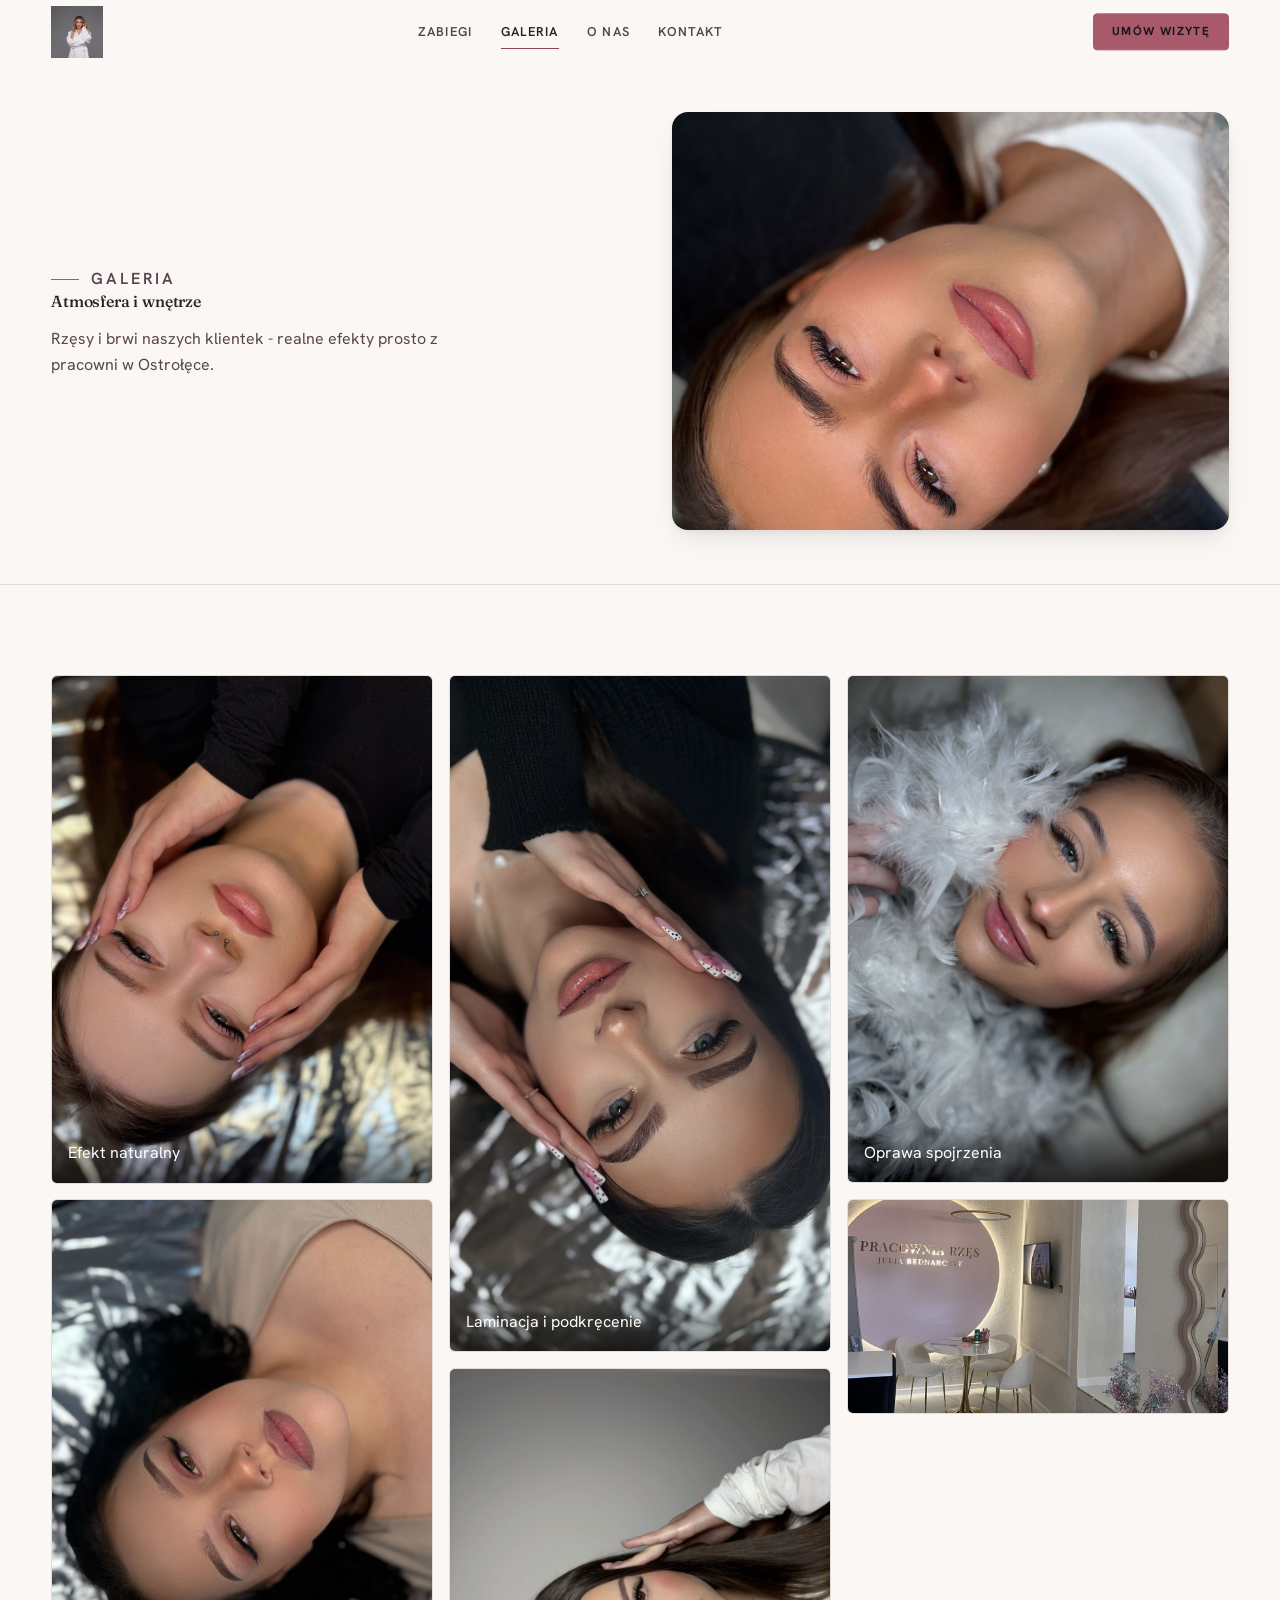
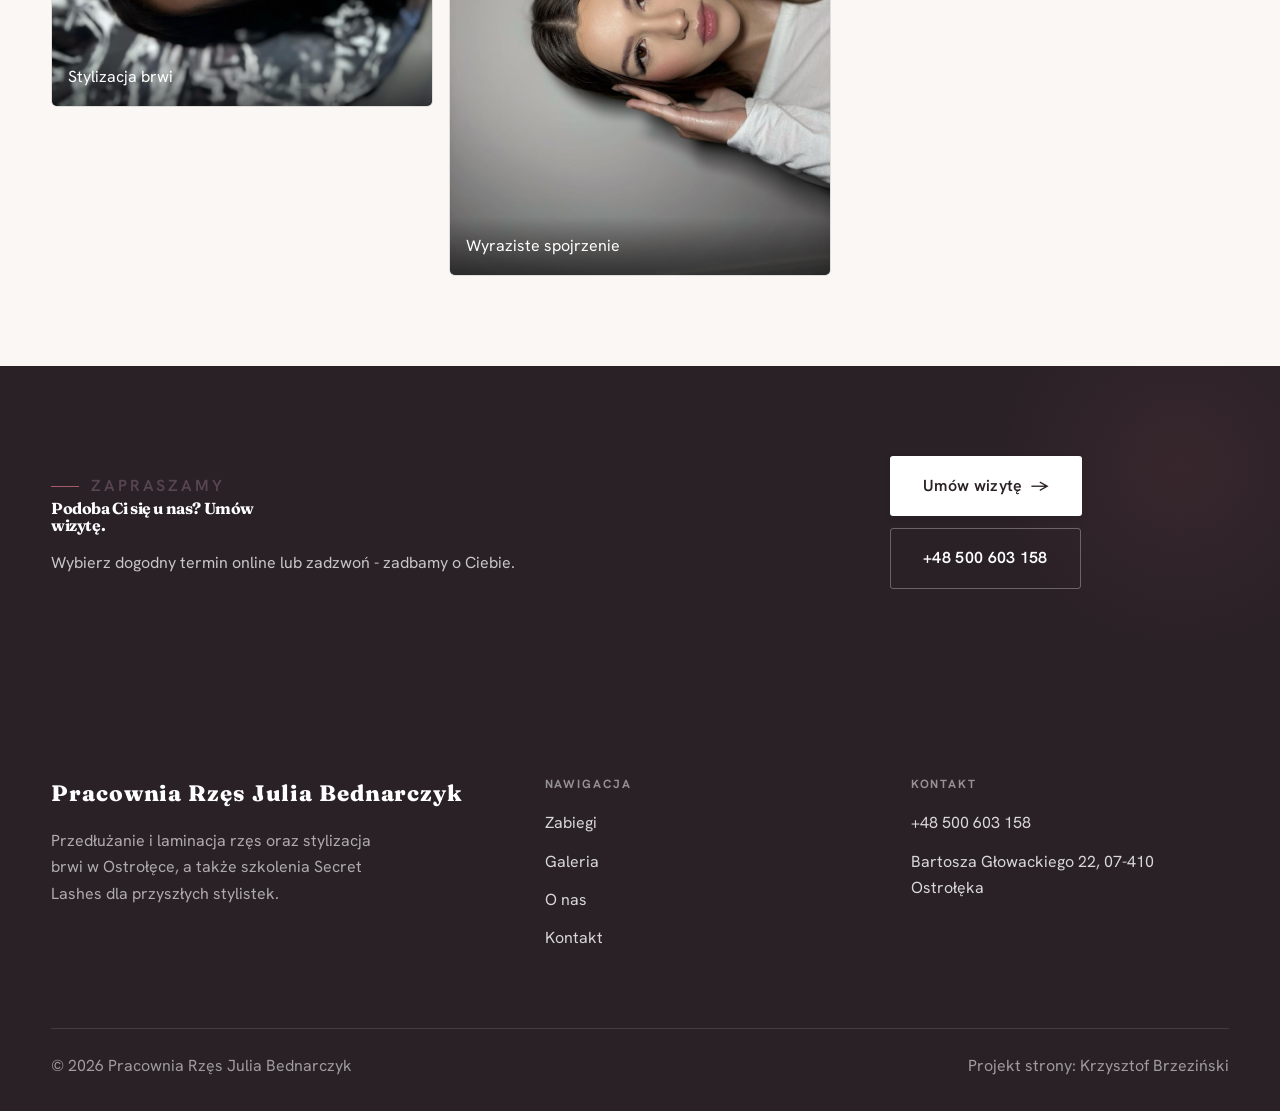
<file: realizacje.html>
<!DOCTYPE html>
<html lang="pl">
<head>
<meta charset="UTF-8">
<meta name="viewport" content="width=device-width, initial-scale=1.0">
<title>Galeria - Pracownia Rzęs Julia Bednarczyk</title>
<meta name="description" content="Galeria Pracownia Rzęs Julia Bednarczyk: Objętość rosyjska, Efekt naturalny, Stylizacja brwi, Laminacja i podkręcenie, Wyraziste spojrzenie">
<link rel="preconnect" href="https://fonts.googleapis.com">
<link rel="preconnect" href="https://fonts.gstatic.com" crossorigin>
<link href="https://fonts.googleapis.com/css2?family=Fraunces:wght@500;600;700&family=Hanken+Grotesk:wght@400;500;600&display=swap" rel="stylesheet">
<link rel="stylesheet" href="assets/styles.css">
</head>
<body>

<header class="nav">
  <div class="wrap nav-inner">
    <a class="brand brand-has-logo" href="index.html"><img class="brand-logo" src="img/logo.png" alt="Pracownia Rzęs Julia Bednarczyk"></a>
    <nav class="nav-links">
      <a href="oferta.html">Zabiegi</a>
      <a href="realizacje.html" class="active">Galeria</a>
      <a href="o-nas.html">O nas</a>
      <a href="kontakt.html">Kontakt</a>
      <a href="kontakt.html" class="btn btn-accent">Umów wizytę</a>
    </nav>
    <button class="nav-toggle" aria-label="Menu"><span></span><span></span><span></span></button>
  </div>
</header>

<section class="pagehead pagehead-soft">
  <div class="wrap">
    <figure class="ph-fig reveal"><img src="img/g1.jpg" alt="Pracownia Rzęs Julia Bednarczyk - Atmosfera i wnętrze" loading="lazy"></figure>
    <div class="ph-copy reveal">
      <span class="eyebrow">Galeria</span>
      <h1>Atmosfera i wnętrze</h1>
      <p>Rzęsy i brwi naszych klientek - realne efekty prosto z pracowni w Ostrołęce.</p>
    </div>
  </div>
</section>
<section>
  <div class="wrap">
    <div class="gallery-masonry">
      <figure class="m-tile reveal"><img src="img/g2.jpg" alt="Efekt naturalny" loading="lazy"><div class="cap">Efekt naturalny</div></figure>
      <figure class="m-tile reveal"><img src="img/g3.jpg" alt="Stylizacja brwi" loading="lazy"><div class="cap">Stylizacja brwi</div></figure>
      <figure class="m-tile reveal"><img src="img/g4.jpg" alt="Laminacja i podkręcenie" loading="lazy"><div class="cap">Laminacja i podkręcenie</div></figure>
      <figure class="m-tile reveal"><img src="img/g5.jpg" alt="Wyraziste spojrzenie" loading="lazy"><div class="cap">Wyraziste spojrzenie</div></figure>
      <figure class="m-tile reveal"><img src="img/g6.jpg" alt="Oprawa spojrzenia" loading="lazy"><div class="cap">Oprawa spojrzenia</div></figure>
      <figure class="m-tile reveal"><img src="img/about.jpg" alt="Pracownia Rzęs Julia Bednarczyk" loading="lazy"></figure>
    </div>
  </div>
</section>
<section class="cta">
  <div class="wrap">
    <div class="reveal">
      <span class="eyebrow">Zapraszamy</span>
      <h2>Podoba Ci się u nas? Umów wizytę.</h2>
      <p>Wybierz dogodny termin online lub zadzwoń - zadbamy o Ciebie.</p>
    </div>
    <div class="cta-actions reveal">
      <a href="kontakt.html" class="btn btn-light">Umów wizytę <span class="arr">→</span></a>
      <a href="tel:+48500603158" class="btn btn-ghost" style="color:#fff;border-color:rgba(255,255,255,.3)">+48 500 603 158</a>
    </div>
  </div>
</section>

<footer>
  <div class="wrap">
    <div class="foot-grid">
      <div class="foot-brand">
        <div class="name">Pracownia Rzęs Julia Bednarczyk</div>
        <p>Przedłużanie i laminacja rzęs oraz stylizacja brwi w Ostrołęce, a także szkolenia Secret Lashes dla przyszłych stylistek.</p>
      </div>
      <div class="foot-col">
        <h4>Nawigacja</h4>
        <a href="oferta.html">Zabiegi</a>
        <a href="realizacje.html">Galeria</a>
        <a href="o-nas.html">O nas</a>
        <a href="kontakt.html">Kontakt</a>
      </div>
      <div class="foot-col">
        <h4>Kontakt</h4>
        <a href="tel:+48500603158">+48 500 603 158</a>
        <p>Bartosza Głowackiego 22, 07-410 Ostrołęka</p>
      </div>
    </div>
    <div class="foot-bot">
      <span>© 2026 Pracownia Rzęs Julia Bednarczyk</span>
      <span>Projekt strony: Krzysztof Brzeziński</span>
    </div>
  </div>
</footer>
<div class="sticky-reserve"><a class="sr-book" href="kontakt.html">Umów wizytę</a><a class="sr-call" href="tel:+48500603158" aria-label="Zadzwoń"><svg class="ico-tel" width="16" height="16" viewBox="0 0 24 24" fill="none" aria-hidden="true"><path d="M6.6 10.8a15.5 15.5 0 0 0 6.6 6.6l2.2-2.2a1 1 0 0 1 1-.24 11.4 11.4 0 0 0 3.6.58 1 1 0 0 1 1 1V20a1 1 0 0 1-1 1A17 17 0 0 1 3 4a1 1 0 0 1 1-1h3.5a1 1 0 0 1 1 1c0 1.25.2 2.46.58 3.6a1 1 0 0 1-.25 1l-2.23 2.2Z" fill="currentColor"/></svg></a></div>

<script src="assets/main.js"></script>
</body>
</html>
</file>
<file: assets/styles.css>
/* ============================================================
   STOLBASZ — premium, architektoniczny B2B fit-out
   Jasna paleta, zero brązu. System wg premium-web-craft.
   Projekt strony: Krzysztof Brzeziński
   ============================================================ */

:root{
  /* PALETA — jasna, architektoniczna, chłodna */
  --paper:#FBF7F4;          /* główne tło */
  --paper-2:#F1E7E4;        /* sekcje alternatywne (chłodny jasny szary) */
  --paper-3:#F1E7E4;        /* delikatne wypełnienia */
  --ink:#2A2126;            /* tekst główny — chłodny grafit */
  --ink-soft:#574550;       /* nagłówki drugorzędne */
  --muted:#94888C;          /* tekst poboczny */
  --line:rgba(42,33,38,.12);/* hairline */
  --accent:#A85A6B;         /* stonowany petrol-slate — jedyny akcent */
  --accent-d:#8A4456;
  --accent-soft:rgba(168,90,107,.10);
  --dark:#2A2126;           /* sekcje ciemne (stopka/CTA) */

  /* ODSTĘPY — skala 4/8 */
  --space-1:4px; --space-2:8px; --space-3:12px; --space-4:16px; --space-5:24px;
  --space-6:32px; --space-7:48px; --space-8:64px; --space-9:96px; --space-10:128px;

  /* TYPOGRAFIA — fluid clamp() */
  --text-sm:clamp(.82rem,.8rem+.1vw,.9rem);
  --text-base:clamp(1rem,.97rem+.15vw,1.1rem);
  --text-lg:clamp(1.12rem,1.05rem+.3vw,1.3rem);
  --text-h3:clamp(1.2rem,1.1rem+.5vw,1.5rem);
  --text-h2:clamp(1.9rem,1.5rem+1.9vw,2.8rem);
  --text-h1:clamp(2.6rem,1.9rem+3.6vw,4.6rem);

  /* PROMIENIE — architektoniczne, raczej ostre */
  --r-sm:3px; --r-md:6px; --r-lg:10px;

  /* RUCH */
  --ease:cubic-bezier(.25,.46,.45,.94); --dur:.24s;

  /* CIENIE — miękkie, warstwowe */
  --sh-sm:0 1px 2px rgba(16,24,32,.04), 0 2px 8px rgba(16,24,32,.05);
  --sh-md:0 2px 6px rgba(16,24,32,.05), 0 12px 28px -8px rgba(16,24,32,.12);
  --sh-lg:0 6px 14px rgba(16,24,32,.07), 0 26px 56px -18px rgba(16,24,32,.22);

  --hairline:1px solid var(--line);

  --font-display:'Fraunces',serif;
  --font-body:'Hanken Grotesk',sans-serif;
}

*{box-sizing:border-box;margin:0;padding:0}
html{scroll-behavior:smooth}
body{
  font-family:var(--font-body);
  font-size:var(--text-base);
  line-height:1.65;
  color:var(--ink);
  background:var(--paper);
  -webkit-font-smoothing:antialiased;
  text-rendering:optimizeLegibility;
}
img{max-width:100%;display:block}
a{color:inherit;text-decoration:none}

.wrap{width:min(92%,1180px);margin-inline:auto}
section{padding-block:clamp(52px,6.5vw,96px)}

h1,h2,h3{font-family:var(--font-display);font-weight:700;line-height:1.08;letter-spacing:-.02em;color:var(--ink)}
h1{font-size:var(--text-h1);letter-spacing:-.035em}
h2{font-size:var(--text-h2);letter-spacing:-.025em}
h3{font-size:var(--text-h3)}
p{max-width:65ch}

.eyebrow{
  font-family:var(--font-body);
  font-size:var(--text-sm);
  font-weight:600;
  letter-spacing:.18em;
  text-transform:uppercase;
  color:var(--accent);
  display:inline-flex;align-items:center;gap:var(--space-3);
}
.eyebrow::before{content:"";width:28px;height:1px;background:var(--accent);display:inline-block}

.muted{color:var(--muted)}
.lead{font-size:var(--text-lg);line-height:1.55;color:var(--ink-soft);max-width:50ch}

/* ---------- BUTTONS ---------- */
.btn{
  display:inline-flex;align-items:center;gap:var(--space-2);
  font-weight:600;font-size:var(--text-sm);letter-spacing:.02em;
  padding:var(--space-4) var(--space-6);
  border-radius:var(--r-sm);
  transition:transform var(--dur) var(--ease),box-shadow var(--dur) var(--ease),background var(--dur) var(--ease);
  cursor:pointer;border:1px solid transparent;
}
.btn-accent{background:var(--accent);color:#fff;box-shadow:var(--sh-sm)}
.btn-accent:hover{background:var(--accent-d);transform:translateY(-2px);box-shadow:var(--sh-md)}
.btn-accent:active{transform:translateY(0);box-shadow:var(--sh-sm)}
.btn-ghost{background:transparent;color:var(--ink);border-color:var(--line)}
.btn-ghost:hover{border-color:var(--accent);color:var(--accent);transform:translateY(-2px)}
.btn-light{background:#fff;color:var(--ink);box-shadow:var(--sh-sm)}
.btn-light:hover{transform:translateY(-2px);box-shadow:var(--sh-md)}
.btn .arr{transition:transform var(--dur) var(--ease)}
.btn:hover .arr{transform:translateX(4px)}

/* ---------- NAV ---------- */
.nav{
  position:sticky;top:0;z-index:50;
  background:color-mix(in srgb,var(--paper) 88%,transparent);
  backdrop-filter:saturate(140%) blur(10px);
  border-bottom:var(--hairline);
}
.nav-inner{display:flex;align-items:center;justify-content:space-between;height:72px}
.brand{display:flex;flex-direction:column;line-height:1}
.brand .name{font-family:var(--font-display);font-weight:800;font-size:1.35rem;letter-spacing:.04em}
.brand .sub{font-size:.62rem;letter-spacing:.34em;text-transform:uppercase;color:var(--muted);margin-top:5px}
.nav-links{display:flex;align-items:center;gap:var(--space-6)}
.nav-links a{font-size:var(--text-sm);font-weight:500;color:var(--ink-soft);position:relative;padding-block:4px;transition:color var(--dur) var(--ease)}
.nav-links a::after{content:"";position:absolute;left:0;bottom:0;width:0;height:1.5px;background:var(--accent);transition:width var(--dur) var(--ease)}
.nav-links a:hover,.nav-links a.active{color:var(--ink)}
.nav-links a:hover::after,.nav-links a.active::after{width:100%}
.nav-links .btn{padding:var(--space-2) var(--space-5)}
/* przyciski w nav: właściwy kolor (przebij .nav-links a) + bez podkreślenia */
.nav-links a.btn-accent{color:#fff}
.nav-links a.btn-ghost,.nav-links a.btn-light{color:var(--ink)}
.nav-links a.btn::after{display:none}
.nav-toggle{display:none;background:none;border:none;cursor:pointer;flex-direction:column;gap:5px;padding:8px}
.nav-toggle span{width:24px;height:2px;background:var(--ink);transition:var(--dur)}

/* ---------- HERO (split) ---------- */
.hero{position:relative;overflow:hidden;border-bottom:var(--hairline)}
.hero-grid{display:grid;grid-template-columns:1.05fr .95fr;gap:clamp(24px,4vw,60px);align-items:center;
  padding-block:clamp(36px,4.5vw,64px)}
.hero-copy .eyebrow{margin-bottom:var(--space-5)}
.hero-copy h1{margin-bottom:var(--space-5)}
.hero-copy .lead{margin-bottom:var(--space-7)}
.hero-actions{display:flex;flex-wrap:wrap;gap:var(--space-4)}
.hero-art{position:relative;aspect-ratio:4/3;border-radius:var(--r-lg);overflow:hidden;box-shadow:var(--sh-lg)}
.hero-art img{width:100%;height:100%;object-fit:cover}
.hero-art::after{content:"";position:absolute;inset:0;background:linear-gradient(180deg,transparent 55%,rgba(18,24,28,.28))}
.hero-badge{position:absolute;left:var(--space-5);bottom:var(--space-5);z-index:2;
  background:rgba(252,252,251,.94);backdrop-filter:blur(4px);
  border-radius:var(--r-md);padding:var(--space-4) var(--space-5);box-shadow:var(--sh-md);max-width:78%}
.hero-badge strong{display:block;font-family:var(--font-display);font-size:1rem;letter-spacing:-.01em}
.hero-badge span{font-size:var(--text-sm);color:var(--muted)}

/* ---------- HERO duży / kinowy (strona główna) ---------- */
.hero-cine{position:relative;min-height:clamp(560px,82vh,840px);min-height:clamp(560px,82svh,840px);display:flex;align-items:center;overflow:hidden;border-bottom:var(--hairline)}
.hero-cine>img{position:absolute;inset:0;width:100%;height:100%;object-fit:cover;z-index:0}
.hero-cine::after{content:"";position:absolute;inset:0;z-index:1;
  background:linear-gradient(95deg,rgba(13,18,23,.86) 0%,rgba(13,18,23,.64) 32%,rgba(13,18,23,.24) 62%,rgba(13,18,23,.04) 100%)}
.hero-cine .wrap{position:relative;z-index:2;padding-block:var(--space-8)}
.hero-cine .hero-copy{max-width:660px}
.hero-cine .eyebrow{color:#fff;margin-bottom:var(--space-5)}
.hero-cine .eyebrow::before{background:#fff}
.hero-cine h1{color:#fff;margin-bottom:var(--space-5);font-size:clamp(2.9rem,2rem+4.4vw,5.2rem)}
.hero-cine .lead{color:rgba(255,255,255,.92);max-width:48ch;margin-bottom:var(--space-7)}
.hero-cine .hero-actions{display:flex;flex-wrap:wrap;gap:var(--space-4)}
@media(max-width:680px){
  .hero-cine{min-height:clamp(520px,76vh,640px);min-height:clamp(520px,76svh,640px);align-items:flex-end}
  .hero-cine::after{background:linear-gradient(0deg,rgba(13,18,23,.9) 6%,rgba(13,18,23,.45) 55%,rgba(13,18,23,.25) 100%)}
  .hero-cine .wrap{padding-bottom:var(--space-9)}
}

/* full-bleed hero variant (podstrony) */
.pagehead{position:relative;min-height:46vh;min-height:46svh;display:flex;align-items:flex-end;overflow:hidden;border-bottom:var(--hairline)}
.pagehead img{position:absolute;inset:0;width:100%;height:100%;object-fit:cover}
.pagehead::after{content:"";position:absolute;inset:0;background:linear-gradient(180deg,rgba(18,24,28,.25),rgba(18,24,28,.62))}
.pagehead .wrap{position:relative;z-index:2;padding-block:var(--space-9);color:#fff}
.pagehead h1{color:#fff;max-width:18ch}
.pagehead .eyebrow{color:#fff}
.pagehead .eyebrow::before{background:#fff}
.pagehead p{color:rgba(255,255,255,.86);margin-top:var(--space-4);max-width:54ch}

/* ---------- STRIP (pasek skrótów / liczby) ---------- */
.strip{background:var(--dark);color:#fff}
.strip .wrap{display:grid;grid-template-columns:repeat(4,1fr);gap:var(--space-6);padding-block:var(--space-8)}
.strip .item .k{font-family:var(--font-display);font-size:clamp(1.6rem,1.2rem+1.4vw,2.4rem);font-weight:800;letter-spacing:-.02em;color:#fff}
.strip .item .v{font-size:var(--text-sm);color:rgba(255,255,255,.66);margin-top:var(--space-2);line-height:1.45}
.strip .item{border-left:2px solid var(--accent);padding-left:var(--space-5)}

/* ---------- SECTION HEAD ---------- */
.head{max-width:48rem;margin-bottom:var(--space-8)}
.head.center{margin-inline:auto;text-align:center}
.head .eyebrow{margin-bottom:var(--space-4)}
.head h2{margin-bottom:var(--space-4)}
.head p{color:var(--muted);font-size:var(--text-lg);line-height:1.55}
.head.center p{margin-inline:auto}

/* ---------- INTRO SPLIT ---------- */
.split{display:grid;grid-template-columns:.92fr 1.08fr;gap:clamp(28px,5vw,80px);align-items:center}
.split.rev{grid-template-columns:1.08fr .92fr}
.split.rev .split-art{order:-1}
.split-art{position:relative;aspect-ratio:5/4;border-radius:var(--r-lg);overflow:hidden;box-shadow:var(--sh-lg)}
.split-art img{width:100%;height:100%;object-fit:cover}
.split-copy h2{margin-bottom:var(--space-5)}
.split-copy p+p{margin-top:var(--space-4)}
.split-copy .btn{margin-top:var(--space-6)}

/* ---------- SERVICES (zakres) ---------- */
.svc-grid{display:grid;grid-template-columns:repeat(auto-fit,minmax(280px,1fr));gap:var(--space-5)}
.svc{background:#fff;border:var(--hairline);border-radius:var(--r-md);padding:var(--space-7) var(--space-6);
  transition:transform var(--dur) var(--ease),box-shadow var(--dur) var(--ease),border-color var(--dur) var(--ease);
  position:relative;overflow:hidden}
.svc::before{content:"";position:absolute;left:0;top:0;width:3px;height:0;background:var(--accent);transition:height var(--dur) var(--ease)}
.svc:hover{transform:translateY(-4px);box-shadow:var(--sh-md);border-color:transparent}
.svc:hover::before{height:100%}
.svc .ic{font-family:var(--font-display);font-size:.8rem;font-weight:700;letter-spacing:.12em;color:var(--accent);margin-bottom:var(--space-4)}
.svc h3{margin-bottom:var(--space-3);font-size:1.22rem}
.svc p{color:var(--muted);font-size:var(--text-base);line-height:1.6}

/* big detailed service rows */
.svc-row{display:grid;grid-template-columns:.8fr 1.2fr;gap:clamp(20px,4vw,60px);align-items:center;padding-block:var(--space-8)}
.svc-row+.svc-row{border-top:var(--hairline)}
.svc-row.rev{grid-template-columns:1.2fr .8fr}
.svc-row.rev .svc-row-art{order:-1}
.svc-row-art{aspect-ratio:4/3;border-radius:var(--r-md);overflow:hidden;box-shadow:var(--sh-md)}
.svc-row-art img{width:100%;height:100%;object-fit:cover}
.svc-row h3{font-size:1.5rem;margin-bottom:var(--space-4)}
.svc-row .num{font-family:var(--font-display);font-size:.85rem;font-weight:700;letter-spacing:.14em;color:var(--accent);display:block;margin-bottom:var(--space-3)}
.svc-row ul{list-style:none;margin-top:var(--space-4);display:flex;flex-direction:column;gap:var(--space-2)}
.svc-row li{position:relative;padding-left:var(--space-5);color:var(--muted);font-size:var(--text-base)}
.svc-row li::before{content:"";position:absolute;left:0;top:.62em;width:8px;height:1px;background:var(--accent)}

/* ---------- GALLERY (realizacje) ---------- */
.gallery{display:grid;grid-template-columns:repeat(12,1fr);gap:var(--space-4);grid-auto-rows:200px}
/* GALERIA MASONRY — pionowe zdjęcia (portrety beauty/wellness) bez przycinania: kolumny, height auto */
.gallery-masonry{column-count:3;column-gap:var(--space-4)}
@media(max-width:900px){.gallery-masonry{column-count:2}}
@media(max-width:560px){.gallery-masonry{column-count:1}}
.gallery-masonry .m-tile{break-inside:avoid;margin:0 0 var(--space-4);padding:0;position:relative;overflow:hidden;border-radius:var(--r-md);border:1px solid var(--line)}
.gallery-masonry .m-tile img{width:100%;height:auto;display:block}
.gallery-masonry .m-tile .cap{position:absolute;left:0;right:0;bottom:0;padding:var(--space-4);color:#fff;background:linear-gradient(0deg,rgba(0,0,0,.55),transparent);font-size:var(--text-sm)}
.gallery-masonry .m-tile .cap small{display:block;font-weight:400;opacity:.78;letter-spacing:.04em;text-transform:uppercase;font-size:.66rem;margin-top:3px}
.tile{position:relative;overflow:hidden;border-radius:var(--r-md);box-shadow:var(--sh-sm);
  transition:transform var(--dur) var(--ease),box-shadow var(--dur) var(--ease)}
.tile img{width:100%;height:100%;object-fit:cover;transition:transform .6s var(--ease)}
.tile:hover{box-shadow:var(--sh-md)}
.tile:hover img{transform:scale(1.05)}
.tile .cap{position:absolute;left:0;right:0;bottom:0;padding:var(--space-5) var(--space-4) var(--space-4);
  background:linear-gradient(transparent,rgba(18,24,28,.78));color:#fff;
  font-size:var(--text-sm);font-weight:600;letter-spacing:.01em;
  opacity:0;transform:translateY(8px);transition:var(--dur) var(--ease)}
.tile:hover .cap{opacity:1;transform:translateY(0)}
.tile .cap small{display:block;font-weight:400;opacity:.78;letter-spacing:.04em;text-transform:uppercase;font-size:.66rem;margin-top:3px}
/* bento spans */
.t-wide{grid-column:span 6}
.t-tall{grid-column:span 6;grid-row:span 2}
.t-std{grid-column:span 6}
.t-third{grid-column:span 4}
.t-two3{grid-column:span 8}

/* ---------- TRUST / WIARYGODNOŚĆ ---------- */
.trust{background:var(--paper-2)}
.trust-grid{display:grid;grid-template-columns:repeat(auto-fit,minmax(240px,1fr));gap:var(--space-5);margin-top:var(--space-7)}
.trust-card{background:#fff;border-radius:var(--r-md);padding:var(--space-7) var(--space-6);box-shadow:var(--sh-sm);border-top:3px solid var(--accent)}
.trust-card .big{font-family:var(--font-display);font-size:clamp(1.8rem,1.3rem+1.6vw,2.6rem);font-weight:800;letter-spacing:-.02em;color:var(--ink);line-height:1}
.trust-card h3{font-size:1.12rem;margin:var(--space-3) 0 var(--space-2)}
.trust-card p{color:var(--muted);font-size:var(--text-base);line-height:1.55}

/* ---------- CTA band ---------- */
.cta{background:var(--dark);color:#fff;position:relative;overflow:hidden}
.cta .wrap{display:grid;grid-template-columns:1.4fr .6fr;gap:var(--space-7);align-items:center;position:relative;z-index:2}
.cta h2{color:#fff;max-width:20ch}
.cta p{color:rgba(255,255,255,.74);margin-top:var(--space-4)}
.cta-actions{display:flex;flex-direction:column;gap:var(--space-3);align-items:flex-start}
.cta::before{content:"";position:absolute;right:-80px;top:-80px;width:360px;height:360px;border-radius:50%;
  background:radial-gradient(circle,var(--accent-soft),transparent 70%)}

/* ---------- CONTACT ---------- */
.contact-grid{display:grid;grid-template-columns:.85fr 1.15fr;gap:clamp(28px,4vw,56px);align-items:start}
.info-list{display:flex;flex-direction:column;gap:var(--space-2)}
.info-row{display:flex;gap:var(--space-4);align-items:flex-start;padding-block:var(--space-4);border-bottom:var(--hairline)}
.info-row .ic{flex:none;width:42px;height:42px;display:grid;place-items:center;border-radius:50%;
  background:var(--accent-soft);color:var(--accent);font-size:1.05rem}
.info-row .lbl{font-size:.72rem;letter-spacing:.14em;text-transform:uppercase;color:var(--muted)}
.info-row .val{font-weight:600;font-size:var(--text-base);margin-top:2px}
.info-row a.val:hover{color:var(--accent)}
.map{border:none;border-radius:var(--r-lg);box-shadow:var(--sh-md);width:100%;height:100%;min-height:380px;filter:grayscale(.2) contrast(1.02)}
.form{background:#fff;border:var(--hairline);border-radius:var(--r-lg);padding:clamp(24px,3vw,40px);box-shadow:var(--sh-sm)}
.form .fld{margin-bottom:var(--space-5)}
.form label{display:block;font-size:var(--text-sm);font-weight:600;margin-bottom:var(--space-2)}
.form input,.form textarea{width:100%;font-family:inherit;font-size:var(--text-base);color:var(--ink);
  padding:var(--space-4);border:var(--hairline);border-radius:var(--r-sm);background:var(--paper);transition:border-color var(--dur)}
.form input:focus,.form textarea:focus{outline:none;border-color:var(--accent);background:#fff}
.form textarea{resize:vertical;min-height:120px}
.form .note{font-size:var(--text-sm);color:var(--muted);margin-top:var(--space-3)}

/* ---------- FOOTER ---------- */
footer{background:var(--dark);color:#fff;padding-block:var(--space-9) var(--space-6)}
.foot-grid{display:grid;grid-template-columns:1.4fr 1fr 1fr;gap:var(--space-7);margin-bottom:var(--space-8)}
.foot-brand .name{font-family:var(--font-display);font-weight:800;font-size:1.4rem;letter-spacing:.04em}
.foot-brand p{color:rgba(255,255,255,.62);margin-top:var(--space-4);font-size:var(--text-base);max-width:38ch}
.foot-col h4{font-size:.74rem;letter-spacing:.16em;text-transform:uppercase;color:rgba(255,255,255,.5);margin-bottom:var(--space-4)}
.foot-col a,.foot-col p{display:block;color:rgba(255,255,255,.82);font-size:var(--text-base);margin-bottom:var(--space-3)}
.foot-col a:hover{color:#fff}
.foot-bot{border-top:1px solid rgba(255,255,255,.12);padding-top:var(--space-5);display:flex;justify-content:space-between;flex-wrap:wrap;gap:var(--space-3);
  font-size:var(--text-sm);color:rgba(255,255,255,.55)}
.foot-bot a:hover{color:#fff}

/* ---------- REVEAL ---------- */
.reveal{opacity:0;transform:translateY(22px);transition:opacity .6s var(--ease),transform .6s var(--ease)}
.reveal.in{opacity:1;transform:none}

/* ---------- RESPONSIVE ---------- */
@media(max-width:920px){
  .hero-grid,.split,.split.rev,.svc-row,.svc-row.rev,.cta .wrap,.contact-grid,.foot-grid{grid-template-columns:1fr}
  .split.rev .split-art,.svc-row.rev .svc-row-art{order:0}
  .hero-art{aspect-ratio:16/10;max-height:420px}
  .strip .wrap{grid-template-columns:repeat(2,1fr);gap:var(--space-7)}
  .gallery{grid-auto-rows:180px}
  .t-wide,.t-tall,.t-std,.t-third,.t-two3{grid-column:span 6}
  .t-tall{grid-row:span 1}
  .cta-actions{flex-direction:row;flex-wrap:wrap}
  .foot-grid{gap:var(--space-6)}
}
@media(max-width:680px){
  .nav-links{position:fixed;inset:72px 0 auto 0;background:var(--paper);flex-direction:column;align-items:stretch;
    gap:0;padding:var(--space-4) 6%;border-bottom:var(--hairline);box-shadow:var(--sh-md);
    transform:translateY(-120%);transition:transform var(--dur) var(--ease)}
  .nav-links.open{transform:translateY(0)}
  .nav-links a{padding-block:var(--space-4);border-bottom:var(--hairline)}
  .nav-links .btn{margin-top:var(--space-3);justify-content:center}
  .nav-toggle{display:flex}
  .strip .wrap{grid-template-columns:1fr}
  .gallery{grid-template-columns:repeat(6,1fr)}
  .foot-grid{grid-template-columns:1fr}
}
@media(prefers-reduced-motion:reduce){
  *{animation-duration:.01ms!important;transition:none!important}
  .reveal{opacity:1!important;transform:none!important}
  html{scroll-behavior:auto}
}

/* ============================================================
   PREMIUM LAYER — destylat deep-researchu branż (anty-AI, spokój).
   Zmienne STOLBASZ (--accent/--ink/--paper/--line/--dark). Ruch ledwo
   zauważalny, krzywa cubic-bezier(.16,.84,.44,1); prefers-reduced-motion
   pokryte blanketem wyżej. Karty hairline zamiast cieni = #1 sygnał „nie-AI".
   ============================================================ */

/* więcej oddechu między sekcjami (liderzy: 110-130px) */
section{padding-block:clamp(64px,8vw,128px)}

/* 1) Aksamitny reveal — dłuższa, miękka krzywa zamiast „skoku" */
.reveal{transition:opacity .9s cubic-bezier(.16,.84,.44,1),transform .9s cubic-bezier(.16,.84,.44,1);will-change:opacity,transform}
/* stagger TYLKO w galerii (tam pozycja = porządek dzieci) */
.gallery .reveal:nth-child(2){transition-delay:.07s}
.gallery .reveal:nth-child(3){transition-delay:.14s}
.gallery .reveal:nth-child(4){transition-delay:.21s}
.gallery .reveal:nth-child(5){transition-delay:.28s}
.gallery .reveal:nth-child(6){transition-delay:.35s}

/* 2) Hero STATYCZNY na .hero-cine — Ken Burns CAŁKIEM WYŁĄCZONY 26.06 (3. zgłoszenie Szymona).
   GENEZA: animowanie scale na <img> hero z teksturami (cegły/framugi) re-samplinguje obraz
   klatka po klatce → na części ekranów drobne drganie/shimmer = „heroshot się trzęsie".
   translateY usunięto wcześniej, scale-only + will-change/GPU NIE wystarczyły do GWARANCJI gładkości.
   Krzysztof zażądał pewności („make sure, że błąd się nie pojawi") > efekt. Zero animacji = 0% drgania.
   Delikatny zoom zostaje TYLKO w pełnoekranowych hero gastro/studio (hg-bg/hs-bg — tło, inny
   mechanizm, chwalone, nigdy nie zgłaszane). NIE wracać do KB na .hero-cine bez realnego testu
   na sprzęcie klienta — to ryzyko regresji „trzęsienia”. */
/* BEZPIECZNY "wow" na hero = jednorazowy FADE-IN (opacity), nie zoom.
   opacity nie dotyka bitmapy → gładkie na KAŻDYM zdjęciu/ekranie/GPU, zero ryzyka migotania.
   Geometryczny ruch (scale/translate) na .hero-cine jest ZAKAZANY (bramka pilnuje). */
@keyframes heroFade{from{opacity:0}to{opacity:1}}
.hero-cine>img{transform:none;animation:heroFade 1.1s ease-out both}

/* 3) Akcentowy hairline pod nagłówkiem sekcji, który „rysuje się" przy wejściu */
.head h2{position:relative;padding-bottom:18px}
.head h2::after{content:"";position:absolute;left:0;bottom:0;height:1px;width:0;background:var(--accent);transition:width 1s cubic-bezier(.16,.84,.44,1) .15s}
.head.center h2::after{left:50%;transform:translateX(-50%)}
.head.reveal.in h2::after,.head.center.reveal.in h2::after{width:54px}

/* 4) Karty HAIRLINE zamiast cieni/zaokrągleń (najmocniejszy anty-AI detal) */
.svc{background:transparent;border:1px solid var(--line);border-radius:var(--r-sm);box-shadow:none}
.svc:hover{box-shadow:none;border-color:var(--accent);transform:translateY(-3px)}
.trust-card{background:transparent;box-shadow:none;border:1px solid var(--line);border-top:2px solid var(--accent);border-radius:var(--r-sm)}
.tile{box-shadow:none;border-radius:var(--r-sm)}
.tile:hover{box-shadow:none}

/* 5) Sticky-nav kondensuje się po przewinięciu (sygnał dopracowania) */
.nav{transition:box-shadow .4s ease,background .4s ease}
.nav.is-stuck{box-shadow:0 1px 0 var(--line),0 14px 30px -24px rgba(0,0,0,.45)}
.nav-inner{transition:height .35s var(--ease)}
.nav.is-stuck .nav-inner{height:60px}

/* 6) MANIFESTO — pełnoekranowy cytat-bohater (zastępuje generyczne „Dlaczego my") */
.manifesto{background:var(--paper-2);text-align:center}
.manifesto .wrap{max-width:60rem}
.manifesto p{font-family:var(--font-display);font-style:italic;font-size:clamp(1.6rem,1rem+2.4vw,2.8rem);line-height:1.32;color:var(--ink-soft);margin-inline:auto;max-width:26ch;position:relative;padding-top:var(--space-8)}
.manifesto p::before{content:"";position:absolute;top:0;left:50%;transform:translateX(-50%);width:54px;height:1px;background:var(--accent)}
.manifesto p span{color:var(--accent);font-style:italic}

/* 7) GATEWAYS — 3 duże bramy-zdjęcia (zamiast paska menu usług) */
.gateways{display:grid;grid-template-columns:repeat(3,1fr);gap:var(--space-4)}
.gateway{position:relative;aspect-ratio:3/4;overflow:hidden;border-radius:var(--r-sm);display:block}
.gateway img{width:100%;height:100%;object-fit:cover;transition:transform .8s var(--ease),filter .5s var(--ease)}
.gateway::after{content:"";position:absolute;inset:0;background:linear-gradient(180deg,transparent 38%,rgba(18,24,28,.74))}
.gateway:hover img{transform:scale(1.05);filter:brightness(1.05)}
.gateway .g-ttl{position:absolute;left:0;right:0;bottom:0;z-index:2;padding:var(--space-6) var(--space-5);color:#fff;font-family:var(--font-display);font-size:1.45rem;letter-spacing:-.01em;line-height:1.15}
.gateway .g-ttl small{display:block;font-family:var(--font-body);font-size:var(--text-sm);font-weight:400;opacity:.82;letter-spacing:.03em;margin-top:5px}
@media(max-width:760px){.gateways{grid-template-columns:1fr}.gateway{aspect-ratio:16/10}}

/* 8) LOGO klienta w nagłówku (gdy podane --logo) */
/* 52px domyślnie (feedback Bartka 06.07.2026: 40px ginęło, uwaga padła 3x; ~56px sprawdzone na żywym demie anna-borowiec-makeup) */
.brand-logo{height:52px;width:auto;max-width:240px;object-fit:contain;display:block}
.nav.is-stuck .brand-logo{height:44px}
@media(max-width:680px){.brand-logo{height:40px}}

/* === rodzina: wellness === */
/* ============================================================
   RODZINA: WELLNESS (beauty / spa / head spa / masaż / kosmetologia)
   Doklejane NA WIERZCH base.css. Skin beauty (Fraunces + śliwka) lub spa (Marcellus + złoto).
   Filozofia: ATMOSFERA + ZADBANIE O SIEBIE + "Umów wizytę". Miękko, zmysłowo, spokojnie.
   Tokeny TYLKO istniejące. Ceny/zabiegi/specjaliści/before-after tylko realne.
   ============================================================ */

/* --- Miększe, eleganckie karty --- */
.svc,.trust-card,.tile,.gateway,.split-art,.svc-row-art{border-radius:var(--r-lg)}

/* --- CENNIK / ZABIEGI (kategorie; ceny tylko gdy realne) - reuzyte z gastro --- */
.menu-sec{background:var(--paper-2)}
.menu-cats{display:grid;grid-template-columns:repeat(2,1fr);gap:var(--space-7) var(--space-8);max-width:62rem;margin:0 auto}
.menu-cat{border-top:1px solid var(--accent);padding-top:var(--space-4)}
.menu-cat h3{font-family:var(--font-display);font-size:1.35rem;letter-spacing:.01em;margin-bottom:var(--space-3)}
.menu-cat p{color:var(--muted);font-size:var(--text-base);line-height:1.65}
.menu-note{text-align:center;color:var(--muted);font-size:var(--text-sm);margin-top:var(--space-8);max-width:52ch;margin-inline:auto}
@media(max-width:760px){.menu-cats{grid-template-columns:1fr;gap:var(--space-6)}}

/* --- ZESPÓŁ / SPECJALISTKI (renderowane TYLKO z realnych danych) - reuzyte z kliniki --- */
.zespol-grid{display:grid;grid-template-columns:repeat(auto-fit,minmax(15rem,1fr));gap:var(--space-6)}
.doc{margin:0;background:var(--paper);border:1px solid var(--line);border-radius:var(--r-lg);overflow:hidden;
  transition:transform .3s var(--ease),box-shadow .3s var(--ease)}
.doc:hover{transform:translateY(-5px);box-shadow:var(--sh-md)}
.doc-photo{aspect-ratio:4/5;overflow:hidden;background:var(--paper-2)}
.doc-photo img{width:100%;height:100%;object-fit:cover;transition:transform .6s var(--ease)}
.doc:hover .doc-photo img{transform:scale(1.04)}
.doc figcaption{padding:var(--space-5)}
.doc-role{display:inline-block;font-size:.72rem;font-weight:700;letter-spacing:.14em;text-transform:uppercase;
  color:var(--accent);margin-bottom:var(--space-2)}
.doc-name{font-family:var(--font-display);font-size:1.15rem;margin-bottom:var(--space-2);line-height:1.2}
.doc-bio{color:var(--muted);font-size:var(--text-sm);line-height:1.55}

/* --- STICKY "Umów wizytę" (mobile) --- */
.sticky-reserve{display:none}
@media(max-width:820px){
  .sticky-reserve{display:flex;position:fixed;left:0;right:0;bottom:0;z-index:90;
    background:var(--line);box-shadow:0 -6px 20px -10px rgba(0,0,0,.4)}
  .sticky-reserve a{padding:15px 8px;text-align:center;font-weight:700;font-size:.95rem;letter-spacing:.01em}
  .sr-book{flex:1;background:var(--accent);color:#fff}
  .sr-call{width:60px;background:var(--paper);color:var(--ink);font-size:1.15rem;border-left:1px solid var(--line)}
  body{padding-bottom:56px}
}

/* ============================================================
   FAZA 3 - OSOBNY UKŁAD WELLNESS (research wf_840d7930 + krytyka z policzonym WCAG). Doklejane na wierzch.
   Tożsamość: SPOKÓJ / ODDECH / ZMYSŁOWOŚĆ - jasno, miękko, editorialowo. Przeciwieństwo techniki DOM i dramatu AUTO.
   ============================================================ */

/* --- P0 KONTRAST (krytyka policzyła WCAG na skórkach): naprawy, bo predeploy NIE testuje kontrastu --- */
/* CTA na akcencie: spa złoto #B0894B + biel = 3.22 FAIL -> tło accent-d (ciemniejsze) = PASS */
.btn-accent{background:var(--accent-d);border-color:var(--accent-d);color:#fff}
.btn-accent:hover{background:var(--accent);border-color:var(--accent);color:#fff}
.sticky-reserve .sr-book{background:var(--accent-d);color:#fff}
/* eyebrow TEKST = ink-soft (akcent jako tekst na cream pada 2.5-2.9); kreska ::before zostaje akcentowa (dekoracja) */
.eyebrow{color:var(--ink-soft)}
.eyebrow::before{background:var(--accent)}
/* opisy mutedem na paper-2 padają (2.8-2.9) -> ink-soft */
.menu-cat p,.menu-note,.doc-bio,.cn-desc,.ryt-copy p{color:var(--ink-soft)}

/* --- Miękkie krzywizny: cap 16px (nie 22 = "karta z apki"); delikatny hover (bez ostrego lift) --- */
.svc,.trust-card,.tile,.gateway,.split-art,.svc-row-art,.doc,.hs-fig,.ph-fig{border-radius:16px}
.doc:hover{transform:translateY(-3px);box-shadow:var(--sh-sm)}
section{padding-block:clamp(74px,10vh,124px)}   /* nieco więcej oddechu niż reszta rodzin */

/* (NAV usunięty - generuje go silnik multipage.py: _nav_css + sekcja "NAV NOBU (silnik): wellness") */

/* === HERO WELLNESS: editorial SPLIT na bieli, zdjęcie OPRAWIONE (offset passe-partout), STATYCZNE (bez Ken Burns) === */
.hero-spa{position:relative;background:var(--paper);padding-top:clamp(6.5rem,12vh,9rem);padding-bottom:clamp(3rem,8vh,6rem)}
.hero-spa .wrap{display:grid;grid-template-columns:1.05fr 1fr;gap:clamp(2rem,5vw,5rem);align-items:center}
.hs-copy{max-width:46ch}
.hs-claim{font-family:var(--font-display);font-weight:500;line-height:1.06;letter-spacing:-.005em;
  font-size:clamp(2.3rem,1.7rem+3vw,3.9rem);color:var(--ink);margin:var(--space-4) 0 var(--space-5)}
.hs-lead{color:var(--ink-soft);font-size:var(--text-lg);line-height:1.6;max-width:44ch;margin-bottom:var(--space-7)}
.hs-cta{border-radius:999px}
.hs-rating{margin-top:var(--space-5);color:var(--ink-soft);font-weight:600;letter-spacing:.01em;font-size:var(--text-sm)}
.hs-fig{position:relative;aspect-ratio:4/5;border-radius:16px;overflow:hidden;box-shadow:var(--sh-lg);isolation:isolate}
.hs-fig img{width:100%;height:100%;object-fit:cover;display:block}   /* hero = EAGER (bez lazy), STATYCZNE - bez animacji scale */
.hs-fig::after{content:"";position:absolute;inset:0;border:1px solid rgba(255,255,255,.5);border-radius:16px;pointer-events:none} /* delikatne passe-partout wewnątrz */
.hero-spa::before{content:"";position:absolute;right:clamp(1rem,4vw,3rem);top:clamp(5.5rem,11vh,8rem);bottom:clamp(2.5rem,7vh,5rem);
  width:min(38%,30rem);border:1px solid color-mix(in srgb,var(--accent) 40%,transparent);border-radius:16px;transform:translate(14px,14px);z-index:0;pointer-events:none} /* offsetowa ramka „matted print" za zdjęciem - sygnatura, nie zwykły split */
.hero-spa .wrap{position:relative;z-index:1}
@media(max-width:860px){
  .hero-spa .wrap{grid-template-columns:1fr;gap:var(--space-7)}
  .hs-fig{aspect-ratio:5/4;order:-1}
  .hero-spa::before{display:none}                /* offset-ramka tylko desktop (anty horizontal-scroll na mobile) */
}

/* === RYTUAŁ: naprzemienne editorialowe wiersze (zdjęcie + duży serif-numerał), hairline między - WŁASNY układ === */
.ryt-list{margin-top:var(--space-8);display:flex;flex-direction:column}
.ryt-row{display:grid;grid-template-columns:1fr 1fr;gap:clamp(1.6rem,4vw,4rem);align-items:center;
  padding-block:clamp(2rem,4vh,3.2rem);border-top:1px solid var(--line)}
.ryt-row:last-child{border-bottom:1px solid var(--line)}
.ryt-row:nth-child(even) .ryt-fig{order:2}        /* naprzemienność: zdjęcie raz lewo raz prawo */
.ryt-fig{margin:0;aspect-ratio:5/4;border-radius:16px;overflow:hidden;background:var(--paper-2)}
.ryt-fig img{width:100%;height:100%;object-fit:cover}
.ryt-no{display:block;font-family:var(--font-display);font-weight:500;font-size:clamp(2.4rem,4vw,3.6rem);
  line-height:1;color:var(--accent);opacity:.55;margin-bottom:var(--space-3)}
.ryt-copy h3{font-family:var(--font-display);font-weight:500;font-size:clamp(1.4rem,2.4vw,1.9rem);letter-spacing:-.01em;margin-bottom:var(--space-3)}
.ryt-copy p{font-size:var(--text-base);line-height:1.65;max-width:42ch}
@media(max-width:760px){.ryt-row{grid-template-columns:1fr;gap:var(--space-5)}.ryt-row .ryt-fig{order:-1!important}}

/* === CENNIK WELLNESS: editorialowa LISTA zabiegów (wiersze hairline), NIE siatka gastro === */
.cennik{max-width:60rem;margin:var(--space-8) auto 0;display:flex;flex-direction:column}
.cennik-row{display:grid;grid-template-columns:minmax(12rem,1fr) 1.6fr;gap:clamp(1rem,3vw,3rem);
  padding-block:var(--space-5);border-top:1px solid var(--line);align-items:baseline}
.cennik-row:last-child{border-bottom:1px solid var(--line)}
.cn-name h3{font-family:var(--font-display);font-weight:500;font-size:1.3rem;letter-spacing:-.005em;line-height:1.2}
.cn-desc{color:var(--ink-soft);font-size:var(--text-base);line-height:1.6}
@media(max-width:680px){.cennik-row{grid-template-columns:1fr;gap:var(--space-2)}}

/* === PAGEHEAD JASNY (wellness): cream + ink + zdjęcie oprawione (reset ciemnego base .pagehead) === */
.pagehead-soft{min-height:0;overflow:visible;background:var(--paper);border-bottom:1px solid var(--line);
  padding-top:clamp(7rem,12vh,9.5rem);padding-bottom:clamp(2.5rem,6vh,4.5rem);display:block}
.pagehead-soft::after{display:none}
.pagehead-soft .wrap{position:relative;z-index:1;display:grid;grid-template-columns:1fr 1fr;gap:clamp(2rem,5vw,4.5rem);
  align-items:center;color:var(--ink);padding-block:0}
.pagehead-soft h1{color:var(--ink);font-family:var(--font-display);font-weight:500;letter-spacing:-.01em;max-width:16ch}
.pagehead-soft .eyebrow{color:var(--ink-soft)}
.pagehead-soft .eyebrow::before{background:var(--accent)}
.pagehead-soft p{color:var(--ink-soft);margin-top:var(--space-4);max-width:46ch}
.pagehead-soft .ph-fig{margin:0;aspect-ratio:4/3;border-radius:16px;overflow:hidden;box-shadow:var(--sh-md)}
.pagehead-soft .ph-fig img{width:100%;height:100%;object-fit:cover}
.pagehead-soft .ph-copy{order:-1}   /* figure PIERWSZE w DOM (blur-guard) -> copy wizualnie z lewej przez order */
@media(max-width:860px){.pagehead-soft .wrap{grid-template-columns:1fr}.pagehead-soft .ph-copy{order:0}.pagehead-soft .ph-fig{aspect-ratio:16/10}}

/* === VOUCHER: miękki blush-band (JEDEN akcentowy band na stronie, nie co druga sekcja) === */
.voucher{background:color-mix(in srgb,var(--accent) 9%,var(--paper));text-align:center}
.voucher h2{font-family:var(--font-display);font-weight:500}
.voucher .wrap{max-width:52rem}

/* === RYTM TŁA: cennik wraca na cream (nie paper-2), żeby blush-voucher był jedynym akcentem === */
.menu-sec{background:var(--paper)}

/* === NAV NOBU (silnik): wellness === */
.nav{position:fixed;left:0;right:0;backdrop-filter:none;border-bottom:1px solid transparent;z-index:100;transition:transform .35s var(--ease),background .35s ease,box-shadow .35s ease}
.nav.nav-hidden{transform:translateY(-100%)}
.nav.is-stuck{background:transparent;box-shadow:none;border-bottom-color:transparent}
.nav.is-stuck .nav-inner{height:64px}
.nav .brand{flex-direction:row;align-items:baseline;gap:.6rem;line-height:1}
.nav .brand .name{font-family:var(--font-display);font-weight:600;font-size:1.5rem;text-transform:uppercase;letter-spacing:.14em}
.nav .brand .sub{margin-top:0;padding-left:.65rem;border-left:1px solid currentColor;font-size:.66rem;font-weight:600;letter-spacing:.22em;text-transform:uppercase}
.nav .nav-links a{font-size:.8rem;font-weight:600;text-transform:uppercase;letter-spacing:.1em;padding-block:6px}
.nav .nav-links a::after{height:1px}
.nav .nav-links a.btn-accent{font-size:.73rem;font-weight:700;text-transform:uppercase;letter-spacing:.12em;padding:.5rem 1.1rem;border-radius:4px;box-shadow:none}
.nav .nav-links a.btn-accent:hover{transform:none;box-shadow:none}
.nav .nav-links a.btn-accent{background:var(--accent);border:1px solid var(--accent);color:#14171c}
.nav .nav-links a.btn-accent:hover{background:var(--accent);border-color:var(--accent);color:#14171c;filter:brightness(1.07)}
.nav{background:color-mix(in srgb,var(--paper) 82%,transparent);backdrop-filter:saturate(140%) blur(10px)}
.nav .brand .name{color:var(--ink)}
.nav .brand .sub{color:var(--accent-d)}
.nav .nav-links a:not(.btn-accent){color:var(--ink-soft)}
.nav .nav-links a:not(.btn-accent):hover,.nav .nav-links a.active:not(.btn-accent){color:var(--ink)}
.nav .nav-links a:not(.btn-accent)::after{background:var(--accent-d)}
.nav .nav-toggle span{background:var(--ink)}
.nav.nav-solid{background:color-mix(in srgb,var(--paper) 96%,transparent);border-bottom:var(--hairline);box-shadow:0 10px 30px -24px rgba(0,0,0,.25)}
.nav.nav-hidden{box-shadow:none}
@media(min-width:681px){
.nav .nav-inner{position:relative;height:64px}
.nav .nav-links{flex:1;justify-content:center;gap:clamp(1rem,2.2vw,1.9rem);padding-right:12rem}
.nav .nav-links a.btn-accent{position:absolute;right:0;top:50%;transform:translateY(-50%);margin:0}
}
@media(max-width:680px){
.nav .nav-links:not(.open){transform:translateY(-160%);visibility:hidden}
.nav .nav-links.open{visibility:visible}
.nav .brand .name{font-size:1.12rem;letter-spacing:.1em}
.nav .brand .sub{display:none}
.nav .brand{min-width:0;overflow:hidden}
}

/* === focal-point zdjęć (smartcrop) — cover nie utnie twarzy/obiektu === */
img[src$="/about.jpg"]{object-position:37% 52%}
[style*="about.jpg"]{background-position:37% 52%}
img[src$="/g6.jpg"]{object-position:52% 39%}
[style*="g6.jpg"]{background-position:52% 39%}
</file>
